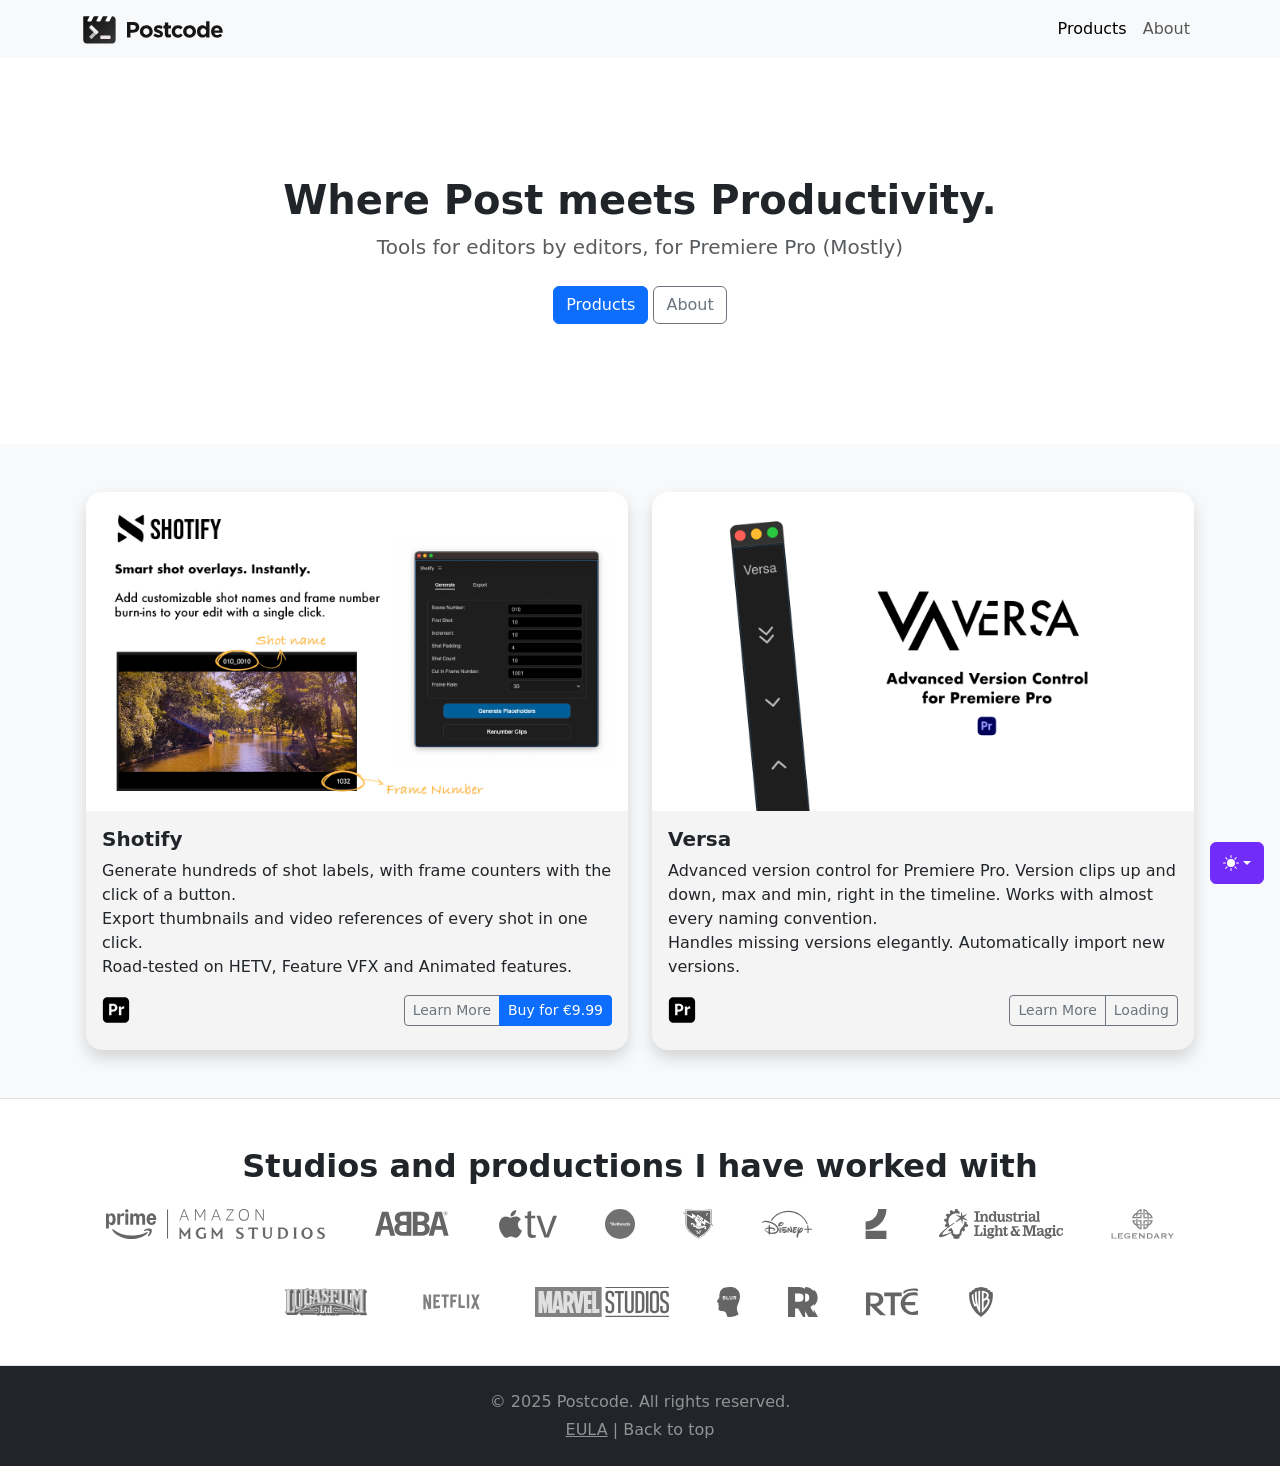
<file: index.html>
<!doctype html>
<html lang="en">

<head>
  <meta charset="utf-8">
  <meta name="viewport" content="width=device-width, initial-scale=1">
  <title>Postcode | Productivity Tools for Video Editors</title>
  <link rel="icon" type="image/png" href="assets/favicon/favicon-96x96.png" sizes="96x96" />
  <meta name="description"
    content="Postcode offers productivity tools and plugins for video editors and VFX professionals, designed by an editor for editors. Featuring Shotify for Adobe Premiere Pro.">
  <link rel="icon" type="image/svg+xml" href="assets/favicon/favicon.svg" />
  <link rel="shortcut icon" href="assets/favicon/favicon.ico" />
  <link rel="apple-touch-icon" sizes="180x180" href="assets/favicon/apple-touch-icon.png" />
  <meta name="apple-mobile-web-app-title" content="Postcode" />
  <link rel="manifest" href="assets/favicon/site.webmanifest" />
  <!-- Bootstrap CSS -->
  <link href="css/bootstrap.min.css" rel="stylesheet">
  <link href="css/style.css" rel="stylesheet">
  <style>

  </style>
</head>

<body class="row-alt-light">
  <!-- Dark ModeBtn -->
  <svg xmlns="http://www.w3.org/2000/svg" class="d-none">
    <symbol id="check2" viewBox="0 0 16 16">
      <path
        d="M13.854 3.646a.5.5 0 0 1 0 .708l-7 7a.5.5 0 0 1-.708 0l-3.5-3.5a.5.5 0 1 1 .708-.708L6.5 10.293l6.646-6.647a.5.5 0 0 1 .708 0z">
      </path>
    </symbol>
    <symbol id="circle-half" viewBox="0 0 16 16">
      <path d="M8 15A7 7 0 1 0 8 1v14zm0 1A8 8 0 1 1 8 0a8 8 0 0 1 0 16z"></path>
    </symbol>
    <symbol id="moon-stars-fill" viewBox="0 0 16 16">
      <path
        d="M6 .278a.768.768 0 0 1 .08.858 7.208 7.208 0 0 0-.878 3.46c0 4.021 3.278 7.277 7.318 7.277.527 0 1.04-.055 1.533-.16a.787.787 0 0 1 .81.316.733.733 0 0 1-.031.893A8.349 8.349 0 0 1 8.344 16C3.734 16 0 12.286 0 7.71 0 4.266 2.114 1.312 5.124.06A.752.752 0 0 1 6 .278z">
      </path>
      <path
        d="M10.794 3.148a.217.217 0 0 1 .412 0l.387 1.162c.173.518.579.924 1.097 1.097l1.162.387a.217.217 0 0 1 0 .412l-1.162.387a1.734 1.734 0 0 0-1.097 1.097l-.387 1.162a.217.217 0 0 1-.412 0l-.387-1.162A1.734 1.734 0 0 0 9.31 6.593l-1.162-.387a.217.217 0 0 1 0-.412l1.162-.387a1.734 1.734 0 0 0 1.097-1.097l.387-1.162zM13.863.099a.145.145 0 0 1 .274 0l.258.774c.115.346.386.617.732.732l.774.258a.145.145 0 0 1 0 .274l-.774.258a1.156 1.156 0 0 0-.732.732l-.258.774a.145.145 0 0 1-.274 0l-.258-.774a1.156 1.156 0 0 0-.732-.732l-.774-.258a.145.145 0 0 1 0-.274l.774-.258c.346-.115.617-.386.732-.732L13.863.1z">
      </path>
    </symbol>
    <symbol id="sun-fill" viewBox="0 0 16 16">
      <path
        d="M8 12a4 4 0 1 0 0-8 4 4 0 0 0 0 8zM8 0a.5.5 0 0 1 .5.5v2a.5.5 0 0 1-1 0v-2A.5.5 0 0 1 8 0zm0 13a.5.5 0 0 1 .5.5v2a.5.5 0 0 1-1 0v-2A.5.5 0 0 1 8 13zm8-5a.5.5 0 0 1-.5.5h-2a.5.5 0 0 1 0-1h2a.5.5 0 0 1 .5.5zM3 8a.5.5 0 0 1-.5.5h-2a.5.5 0 0 1 0-1h2A.5.5 0 0 1 3 8zm10.657-5.657a.5.5 0 0 1 0 .707l-1.414 1.415a.5.5 0 1 1-.707-.708l1.414-1.414a.5.5 0 0 1 .707 0zm-9.193 9.193a.5.5 0 0 1 0 .707L3.05 13.657a.5.5 0 0 1-.707-.707l1.414-1.414a.5.5 0 0 1 .707 0zm9.193 2.121a.5.5 0 0 1-.707 0l-1.414-1.414a.5.5 0 0 1 .707-.707l1.414 1.414a.5.5 0 0 1 0 .707zM4.464 4.465a.5.5 0 0 1-.707 0L2.343 3.05a.5.5 0 1 1 .707-.707l1.414 1.414a.5.5 0 0 1 0 .708z">
      </path>
    </symbol>
  </svg>
  <div class="dropdown position-fixed bottom-0 end-0 mb-3 me-3 bd-mode-toggle">
    <button class="btn btn-bd-primary py-2 dropdown-toggle d-flex align-items-center" id="bd-theme" type="button"
      aria-expanded="false" data-bs-toggle="dropdown" aria-label="Toggle theme (auto)">
      <svg class="bi my-1 theme-icon-active" aria-hidden="true">
        <use href="#circle-half"></use>
      </svg>
      <span class="visually-hidden" id="bd-theme-text">Toggle theme</span>
    </button>
    <ul class="dropdown-menu dropdown-menu-end shadow" aria-labelledby="bd-theme-text">
      <li>
        <button type="button" class="dropdown-item d-flex align-items-center" data-bs-theme-value="light"
          aria-pressed="false">
          <svg class="bi me-2 opacity-50" aria-hidden="true">
            <use href="#sun-fill"></use>
          </svg>
          Light
          <svg class="bi ms-auto d-none" aria-hidden="true">
            <use href="#check2"></use>
          </svg>
        </button>
      </li>
      <li>
        <button type="button" class="dropdown-item d-flex align-items-center" data-bs-theme-value="dark"
          aria-pressed="false">
          <svg class="bi me-2 opacity-50" aria-hidden="true">
            <use href="#moon-stars-fill"></use>
          </svg>
          Dark
          <svg class="bi ms-auto d-none" aria-hidden="true">
            <use href="#check2"></use>
          </svg>
        </button>
      </li>
      <li>
        <button type="button" class="dropdown-item d-flex align-items-center active" data-bs-theme-value="auto"
          aria-pressed="true">
          <svg class="bi me-2 opacity-50" aria-hidden="true">
            <use href="#circle-half"></use>
          </svg>
          Auto
          <svg class="bi ms-auto d-none" aria-hidden="true">
            <use href="#check2"></use>
          </svg>
        </button>
      </li>
    </ul>
  </div>

  <main>
    <!-- Header Navbar -->
    <nav class="navbar navbar-expand-md row-alt-dark fixed-top">
      <div class="container">
        <a class="navbar-brand me-5 pc-logos" href="index.html">
          <img src="assets/postcode_horiz_v01.svg" alt="Postcode Logo" height="30">
        </a>
        <button class="navbar-toggler" type="button" data-bs-toggle="collapse" data-bs-target="#navbarCollapse"
          aria-controls="navbarCollapse" aria-expanded="false" aria-label="Toggle navigation">
          <span class="navbar-toggler-icon"></span>
        </button>
        <div class="collapse navbar-collapse" id="navbarCollapse">
          <ul class="navbar-nav ms-auto mb-2 mb-md-0">
            <li class="nav-item">
              <a class="nav-link active" aria-current="page" href="#">Products</a>
            </li>
            <li class="nav-item">
              <a class="nav-link" href="about.html">About</a>
            </li>
            </li>
            <!-- <form class="d-flex" role="search">
              <input class="form-control me-2" type="search" placeholder="Search" aria-label="Search">
              <button class="btn btn-outline-light" type="submit">Search</button>
            </form> -->
        </div>
      </div>
    </nav>

    <!-- Hero Section -->
    <section class="py-5 text-center container row-alt-light text-body">
      <div class="row py-lg-5">
        <div class="col-lg-8 col-md-10 mx-auto">
          <h1 class="fw-bold">Where Post meets Productivity.</h1>
          <p class="lead text-muted">
            Tools for editors by editors, for Premiere Pro (Mostly)
          </p>
          <p>
            <a href="#features" class="btn btn-primary my-2">Products</a>
            <a href="about.html" class="btn btn-outline-secondary my-2">About</a>
          </p>
        </div>
      </div>
    </section>
    <div class="album py-5 row-alt-dark text-body">
      <div class="container px-3">
        <div class="row row-cols-1 row-cols-sm-2 row-cols-md-2 g-4">

          <div class="col">
            <div class="card shadow lifted rounded-4 border-0">
              <a href="ext_shotify.html">
                <img src="assets/products/shotify_splash_scr_001_v3.png" class="card-img-top" alt="Shotify Screenshot"
                  style="border-top-left-radius: 1rem; border-top-right-radius: 1rem;">
              </a>
              <div class="card-body rounded-4">
                <h5 class="card-title fw-bold">Shotify</h5>
                <p class="card-text">
                  Generate hundreds of shot labels, with frame counters with the click of a button. <br>
                  Export thumbnails and video references of every shot in one click.<br>
                  Road-tested on HETV, Feature VFX and Animated features.
                </p>
                <div class="d-flex justify-content-between align-items-center mb-2">
                  <div class="d-flex align-items-center pc-logos">
                    <img src="assets/icons/adobepremierepro.svg" alt="Premiere Pro" class="app-icon me-2" height="28">
                  </div>
                  <div class="text-end">
                    <div class="btn-group">
                      <a href="ext_shotify.html" class="btn btn-sm btn-outline-secondary">Learn More</a>
                      <a href="https://postcode.gumroad.com/l/shotify" class="btn btn-sm btn-primary">Buy for €9.99</a>
                    </div>
                  </div>

                </div>
              </div>
            </div>
          </div>

          <div class="col">
            <div class="card shadow lifted rounded-4 border-0">
              <a href="ext_versa.html">
                <img src="assets/products/versa_header_image_v01.png" class="card-img-top" alt="Versa Screenshot"
                  style="border-top-left-radius: 1rem; border-top-right-radius: 1rem;">
              </a>
              <div class="card-body rounded-4">
                <h5 class="card-title fw-bold">Versa</h5>
                <p class="card-text">
                  Advanced version control for Premiere Pro. Version clips up and down, max and min, right in the timeline. Works with almost every naming convention. <br>
                  Handles missing versions elegantly. Automatically import new versions. <br>
                </p>
                <div class="d-flex justify-content-between align-items-center mb-2">
                  <div class="d-flex align-items-center pc-logos">
                    <img src="assets/icons/adobepremierepro.svg" alt="Premiere Pro" class="app-icon me-2" height="28">
                  </div>
                  <div class="btn-group">
                    <a href="ext_versa.html" class="btn btn-sm btn-outline-secondary">Learn More</a>
                    <button type="button" class="btn btn-sm btn-outline-secondary">Loading</button>
                  </div>
                </div>
              </div>
            </div>
          </div>
        </div>
      </div>
    </div>

    <!-- Clients -->
    <section class="py-5 row-alt-light border-top border-body">
      <div class="container text-center">
        <h2 class="fw-bold mb-4 text-body">Studios and productions I have worked with</h2>
        <div class="d-flex flex-wrap justify-content-center align-items-center gap-5 client-logos">
          <img src="assets/clients/amazon-logo.svg" alt="Amazon" height="30">
          <img src="assets/clients/ABBA-Logo.svg" alt="ABBA" height="30">
          <img src="assets/clients/appletv.svg" alt="Apple TV" height="30">
          <img src="assets/clients/bethesda-svgrepo-com.svg" alt="Bethesda" height="30">
          <img src="assets/clients/bungie.svg" alt="Bungie" height="30">
          <img src="assets/clients/disneyplus-svgrepo-com.svg" alt="Disney Plus" height="30">
          <img src="assets/clients/embark.svg" alt="Embark" height="30">
          <img src="assets/clients/ilm.svg" alt="ILM" height="30">
          <img src="assets/clients/legendary-pictures-logo.svg" alt="Legendary Pictures" height="30">
          <img src="assets/clients/lucasfilm.svg" alt="Lucasfilm" height="30">
          <img src="assets/clients/Netflix_Logo_RGB.svg" alt="Netflix" height="30">
          <img src="assets/clients/Marvel_Studios_2016_logo.svg" alt="Marvel Studios" height="30">
          <img src="assets/clients/Blur_Studio_logo.svg" alt="Blur Studios" height="30">
          <img src="assets/clients/remedyentertainment.svg" alt="Remedy Entertainment" height="30">
          <img src="assets/clients/rte.svg" alt="RTE" height="30">
          <img src="assets/clients/warnerbros.svg" alt="Warner Bros" height="30">
        </div>
      </div>
    </section>


    <!-- Footer -->
    <footer class="py-4 bg-dark text-white-50 border-top">
      <div class="container text-center">
        <p class="mb-1">&copy; 2025 Postcode. All rights reserved.</p>
        <p class="mb-0"><a href="eula.html" class="text-white-50">EULA</a> | <a href="#"
            class="text-white-50 text-decoration-none">Back to top</a></p>
      </div>
    </footer>
  </main>

  <!-- Bootstrap JS -->
  <script src="js/bootstrap.bundle.min.js"></script>
  <script src="js/color-modes.js"></script>
</body>

</html>
</file>
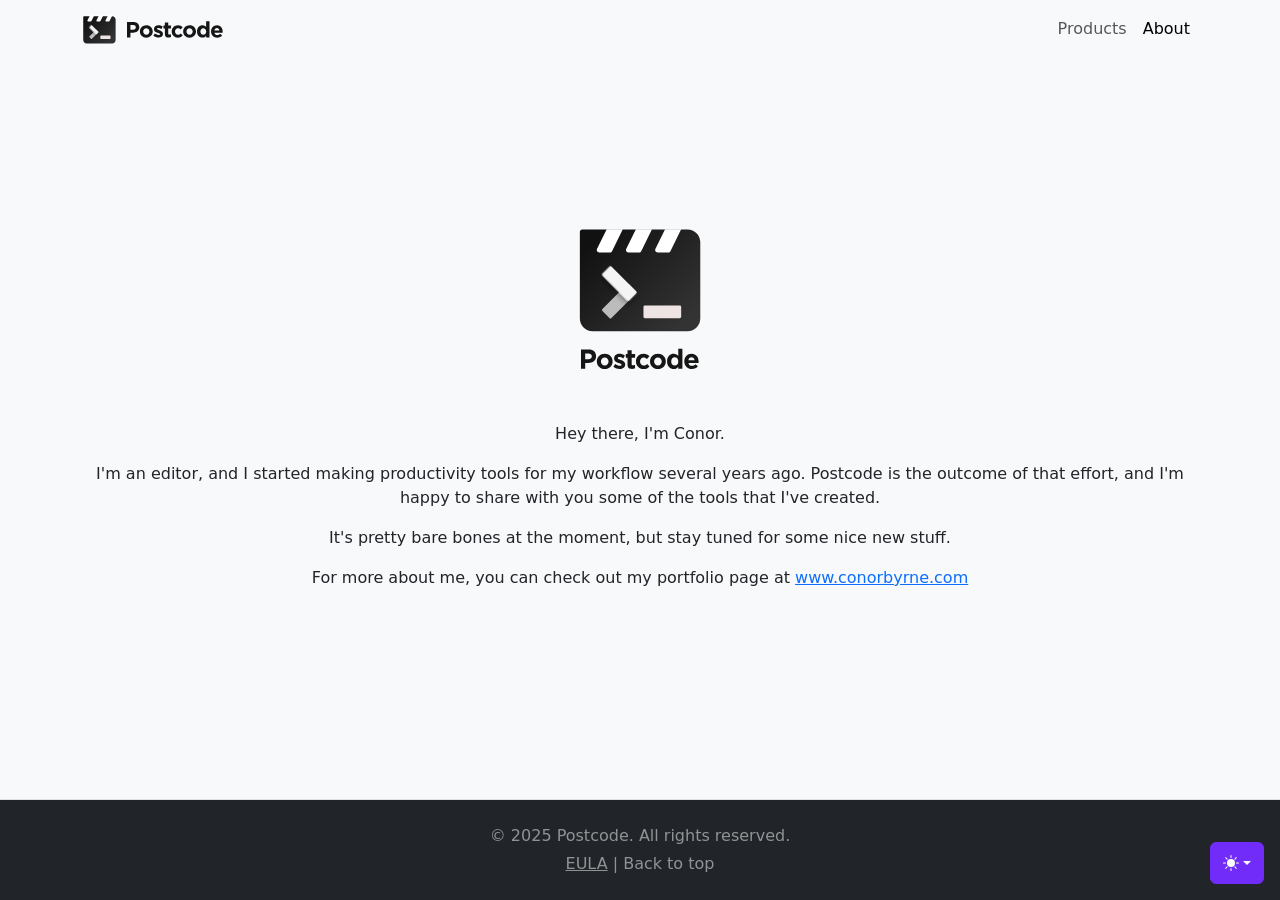
<file: about.html>
<!doctype html>
<html lang="en">

<head>
  <meta charset="utf-8">
  <meta name="viewport" content="width=device-width, initial-scale=1">
  <title>About Postcode | Conor Byrne</title>
  <link rel="icon" type="image/png" href="assets/favicon/favicon-96x96.png" sizes="96x96" />
  <meta name="description" content="Learn about Postcode and its creator, Conor Byrne, an editor building productivity tools for fellow video editing and post-production professionals.">
  <link rel="icon" type="image/svg+xml" href="assets/favicon/favicon.svg" />
  <link rel="shortcut icon" href="assets/favicon/favicon.ico" />
  <link rel="apple-touch-icon" sizes="180x180" href="assets/favicon/apple-touch-icon.png" />
  <meta name="apple-mobile-web-app-title" content="Postcode" />
  <link rel="manifest" href="assets/favicon/site.webmanifest" />
  <!-- Bootstrap CSS -->
  <link href="css/bootstrap.min.css" rel="stylesheet">
  <link href="css/style.css" rel="stylesheet">
</head>

<body class="row-alt-dark">
  <!-- Dark ModeBtn -->
  <svg xmlns="http://www.w3.org/2000/svg" class="d-none">
    <symbol id="check2" viewBox="0 0 16 16">
      <path
        d="M13.854 3.646a.5.5 0 0 1 0 .708l-7 7a.5.5 0 0 1-.708 0l-3.5-3.5a.5.5 0 1 1 .708-.708L6.5 10.293l6.646-6.647a.5.5 0 0 1 .708 0z">
      </path>
    </symbol>
    <symbol id="circle-half" viewBox="0 0 16 16">
      <path d="M8 15A7 7 0 1 0 8 1v14zm0 1A8 8 0 1 1 8 0a8 8 0 0 1 0 16z"></path>
    </symbol>
    <symbol id="moon-stars-fill" viewBox="0 0 16 16">
      <path
        d="M6 .278a.768.768 0 0 1 .08.858 7.208 7.208 0 0 0-.878 3.46c0 4.021 3.278 7.277 7.318 7.277.527 0 1.04-.055 1.533-.16a.787.787 0 0 1 .81.316.733.733 0 0 1-.031.893A8.349 8.349 0 0 1 8.344 16C3.734 16 0 12.286 0 7.71 0 4.266 2.114 1.312 5.124.06A.752.752 0 0 1 6 .278z">
      </path>
      <path
        d="M10.794 3.148a.217.217 0 0 1 .412 0l.387 1.162c.173.518.579.924 1.097 1.097l1.162.387a.217.217 0 0 1 0 .412l-1.162.387a1.734 1.734 0 0 0-1.097 1.097l-.387 1.162a.217.217 0 0 1-.412 0l-.387-1.162A1.734 1.734 0 0 0 9.31 6.593l-1.162-.387a.217.217 0 0 1 0-.412l1.162-.387a1.734 1.734 0 0 0 1.097-1.097l.387-1.162zM13.863.099a.145.145 0 0 1 .274 0l.258.774c.115.346.386.617.732.732l.774.258a.145.145 0 0 1 0 .274l-.774.258a1.156 1.156 0 0 0-.732.732l-.258.774a.145.145 0 0 1-.274 0l-.258-.774a1.156 1.156 0 0 0-.732-.732l-.774-.258a.145.145 0 0 1 0-.274l.774-.258c.346-.115.617-.386.732-.732L13.863.1z">
      </path>
    </symbol>
    <symbol id="sun-fill" viewBox="0 0 16 16">
      <path
        d="M8 12a4 4 0 1 0 0-8 4 4 0 0 0 0 8zM8 0a.5.5 0 0 1 .5.5v2a.5.5 0 0 1-1 0v-2A.5.5 0 0 1 8 0zm0 13a.5.5 0 0 1 .5.5v2a.5.5 0 0 1-1 0v-2A.5.5 0 0 1 8 13zm8-5a.5.5 0 0 1-.5.5h-2a.5.5 0 0 1 0-1h2a.5.5 0 0 1 .5.5zM3 8a.5.5 0 0 1-.5.5h-2a.5.5 0 0 1 0-1h2A.5.5 0 0 1 3 8zm10.657-5.657a.5.5 0 0 1 0 .707l-1.414 1.415a.5.5 0 1 1-.707-.708l1.414-1.414a.5.5 0 0 1 .707 0zm-9.193 9.193a.5.5 0 0 1 0 .707L3.05 13.657a.5.5 0 0 1-.707-.707l1.414-1.414a.5.5 0 0 1 .707 0zm9.193 2.121a.5.5 0 0 1-.707 0l-1.414-1.414a.5.5 0 0 1 .707-.707l1.414 1.414a.5.5 0 0 1 0 .707zM4.464 4.465a.5.5 0 0 1-.707 0L2.343 3.05a.5.5 0 1 1 .707-.707l1.414 1.414a.5.5 0 0 1 0 .708z">
      </path>
    </symbol>
  </svg>
  <div class="dropdown position-fixed bottom-0 end-0 mb-3 me-3 bd-mode-toggle">
    <button class="btn btn-bd-primary py-2 dropdown-toggle d-flex align-items-center" id="bd-theme" type="button"
      aria-expanded="false" data-bs-toggle="dropdown" aria-label="Toggle theme (auto)">
      <svg class="bi my-1 theme-icon-active" aria-hidden="true">
        <use href="#circle-half"></use>
      </svg>
      <span class="visually-hidden" id="bd-theme-text">Toggle theme</span>
    </button>
    <ul class="dropdown-menu dropdown-menu-end shadow" aria-labelledby="bd-theme-text">
      <li>
        <button type="button" class="dropdown-item d-flex align-items-center" data-bs-theme-value="light"
          aria-pressed="false">
          <svg class="bi me-2 opacity-50" aria-hidden="true">
            <use href="#sun-fill"></use>
          </svg>
          Light
          <svg class="bi ms-auto d-none" aria-hidden="true">
            <use href="#check2"></use>
          </svg>
        </button>
      </li>
      <li>
        <button type="button" class="dropdown-item d-flex align-items-center" data-bs-theme-value="dark"
          aria-pressed="false">
          <svg class="bi me-2 opacity-50" aria-hidden="true">
            <use href="#moon-stars-fill"></use>
          </svg>
          Dark
          <svg class="bi ms-auto d-none" aria-hidden="true">
            <use href="#check2"></use>
          </svg>
        </button>
      </li>
      <li>
        <button type="button" class="dropdown-item d-flex align-items-center active" data-bs-theme-value="auto"
          aria-pressed="true">
          <svg class="bi me-2 opacity-50" aria-hidden="true">
            <use href="#circle-half"></use>
          </svg>
          Auto
          <svg class="bi ms-auto d-none" aria-hidden="true">
            <use href="#check2"></use>
          </svg>
        </button>
      </li>
    </ul>
  </div>
  <main>
    <!-- Header Navbar -->
    <nav class="navbar navbar-expand-md row-alt-dark fixed-top">
      <div class="container">
        <a class="navbar-brand me-5 pc-logos" href="index.html">
          <img src="assets/postcode_horiz_v01.svg" alt="Postcode Logo" height="30">
        </a>
        <button class="navbar-toggler" type="button" data-bs-toggle="collapse" data-bs-target="#navbarCollapse"
          aria-controls="navbarCollapse" aria-expanded="false" aria-label="Toggle navigation">
          <span class="navbar-toggler-icon"></span>
        </button>
        <div class="collapse navbar-collapse" id="navbarCollapse">
          <ul class="navbar-nav ms-auto mb-2 mb-md-0">
            <a class="nav-link" aria-current="page" href="index.html">Products</a>
            <li class="nav-item"><a class="nav-link active"">About</a></li>
          </ul>
        </div>
      </div>
    </nav>

    <!-- About Content -->
    <section class="content pt-5 row-alt-dark text-body">
      <div class="container py-5 mt-5">
        <div class="text-center mb-5 pc-logos">
          <img src="assets/postcode_vert.svg" alt="Postcode Logo" height="150">
        </div>

        <div class="text-center mt-3 ">
          <p>Hey there, I'm Conor.</p>
          <p>I'm an editor, and I started making productivity tools for my workflow several
            years ago.
            Postcode is the outcome of that effort, and I'm happy to share with you some of the tools that
            I've created.
          </p>
          <p>It's pretty bare bones at the moment, but stay tuned for some nice new stuff.</p>
          <p>For more about me, you can check out my portfolio page at <a href="http://www.conorbyrne.com"">www.conorbyrne.com</a></p>
        </div>
      </div>
    </section>

    <!-- Footer (sticks to bottom) -->
    <footer class=" footer fixed-bottom py-4 bg-dark text-white-50 border-top">
      <div class="container text-center">
        <p class="mb-1">&copy; 2025 Postcode. All rights reserved.</p>
        <p class="mb-0"><a href="eula.html" class="text-white-50">EULA</a> | <a href="#"
            class="text-white-50 text-decoration-none">Back to top</a></p>
      </div>
    </footer>
  </main>

  <script src="js/bootstrap.bundle.min.js"></script>
  <script src="js/color-modes.js"></script>

</body>

</html>
</file>
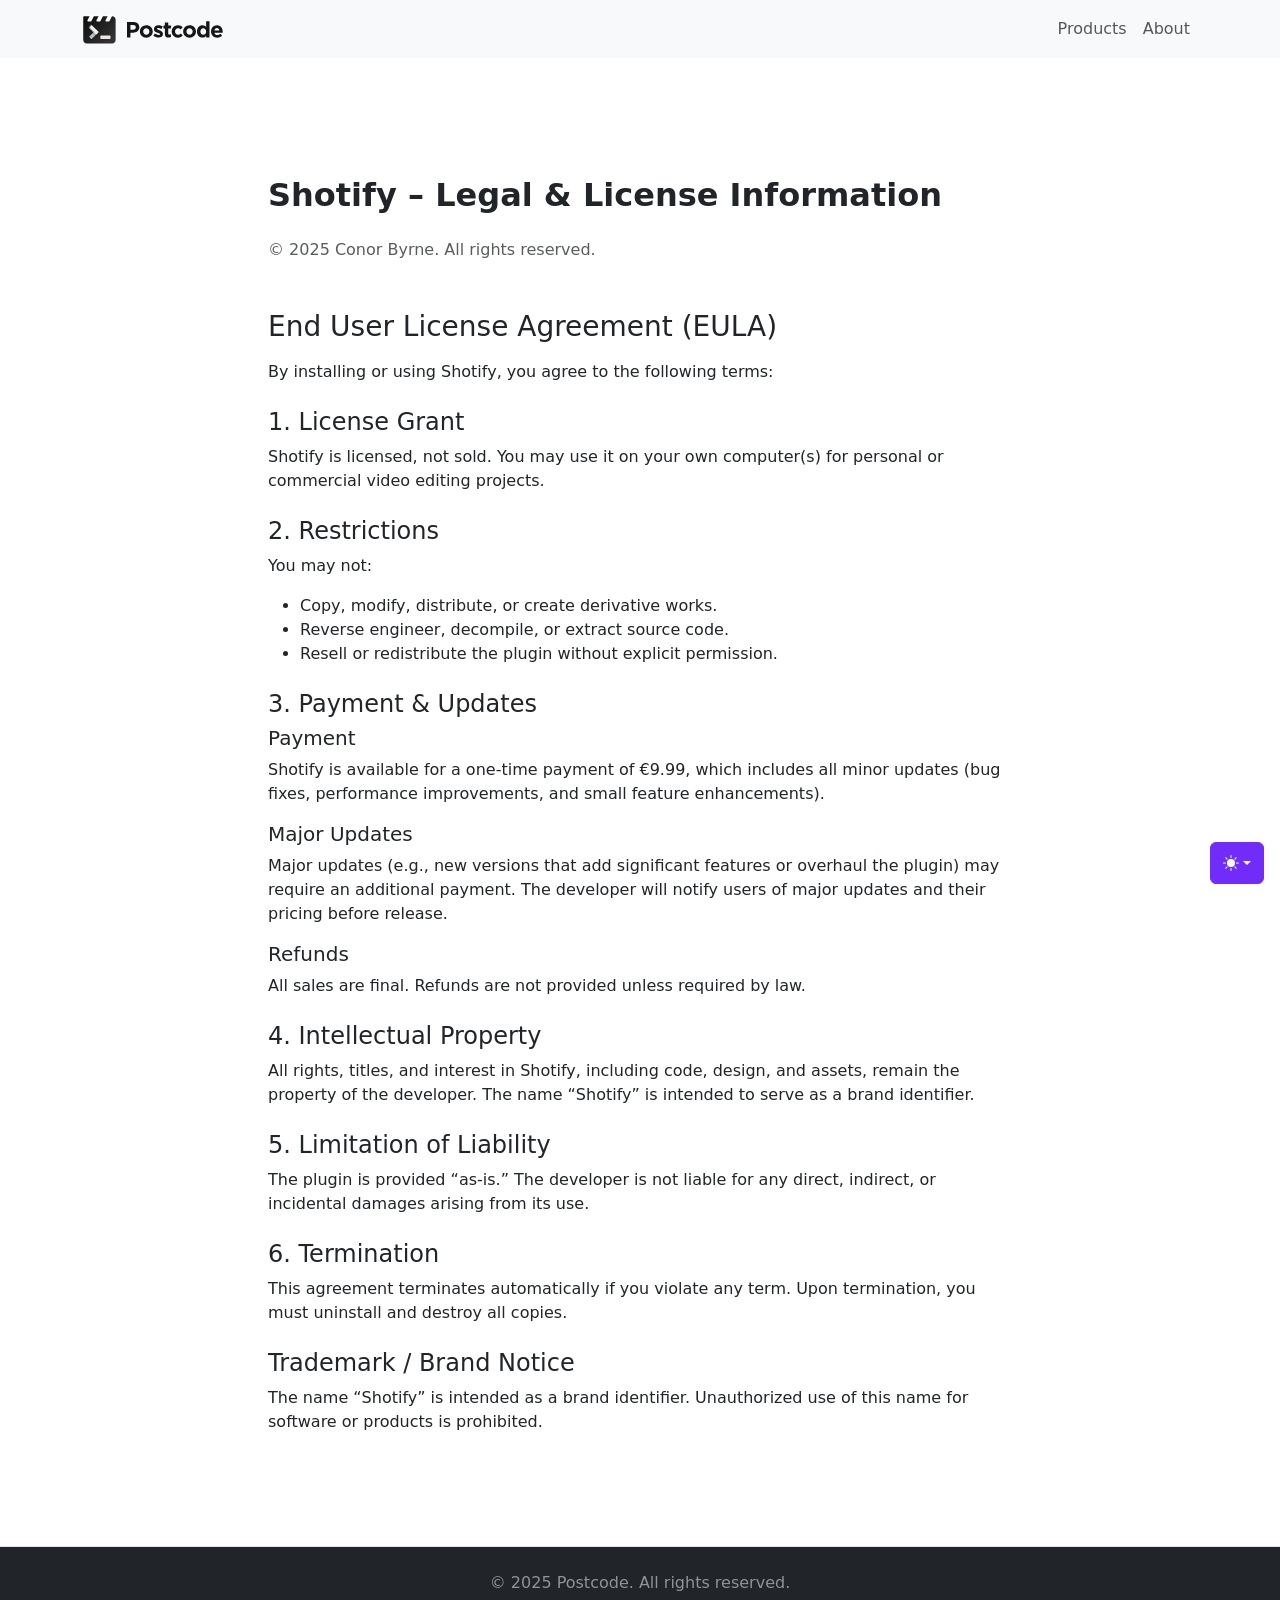
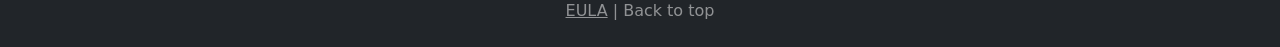
<file: eula.html>
<!doctype html>
<html lang="en">

<head>
  <meta charset="utf-8">
  <meta name="viewport" content="width=device-width, initial-scale=1">
  <title>EULA - Shotify | Postcode</title>
  <meta name="description"
    content="End User License Agreement (EULA) for the Shotify plugin by Postcode. Legal and license information for using Shotify.">
  <link rel="icon" type="image/png" href="assets/favicon/favicon-96x96.png" sizes="96x96" />
  <link rel="icon" type="image/svg+xml" href="assets/favicon/favicon.svg" />
  <link rel="shortcut icon" href="assets/favicon/favicon.ico" />
  <link rel="apple-touch-icon" sizes="180x180" href="assets/favicon/apple-touch-icon.png" />
  <meta name="apple-mobile-web-app-title" content="Postcode" />
  <link rel="manifest" href="assets/favicon/site.webmanifest" />
  <!-- Bootstrap CSS -->
  <link href="css/bootstrap.min.css" rel="stylesheet">
  <link href="css/style.css" rel="stylesheet">
</head>

<body class="row-alt-light">
  <!-- Dark ModeBtn -->
  <svg xmlns="http://www.w3.org/2000/svg" class="d-none">
    <symbol id="check2" viewBox="0 0 16 16">
      <path
        d="M13.854 3.646a.5.5 0 0 1 0 .708l-7 7a.5.5 0 0 1-.708 0l-3.5-3.5a.5.5 0 1 1 .708-.708L6.5 10.293l6.646-6.647a.5.5 0 0 1 .708 0z">
      </path>
    </symbol>
    <symbol id="circle-half" viewBox="0 0 16 16">
      <path d="M8 15A7 7 0 1 0 8 1v14zm0 1A8 8 0 1 1 8 0a8 8 0 0 1 0 16z"></path>
    </symbol>
    <symbol id="moon-stars-fill" viewBox="0 0 16 16">
      <path
        d="M6 .278a.768.768 0 0 1 .08.858 7.208 7.208 0 0 0-.878 3.46c0 4.021 3.278 7.277 7.318 7.277.527 0 1.04-.055 1.533-.16a.787.787 0 0 1 .81.316.733.733 0 0 1-.031.893A8.349 8.349 0 0 1 8.344 16C3.734 16 0 12.286 0 7.71 0 4.266 2.114 1.312 5.124.06A.752.752 0 0 1 6 .278z">
      </path>
      <path
        d="M10.794 3.148a.217.217 0 0 1 .412 0l.387 1.162c.173.518.579.924 1.097 1.097l1.162.387a.217.217 0 0 1 0 .412l-1.162.387a1.734 1.734 0 0 0-1.097 1.097l-.387 1.162a.217.217 0 0 1-.412 0l-.387-1.162A1.734 1.734 0 0 0 9.31 6.593l-1.162-.387a.217.217 0 0 1 0-.412l1.162-.387a1.734 1.734 0 0 0 1.097-1.097l.387-1.162zM13.863.099a.145.145 0 0 1 .274 0l.258.774c.115.346.386.617.732.732l.774.258a.145.145 0 0 1 0 .274l-.774.258a1.156 1.156 0 0 0-.732.732l-.258.774a.145.145 0 0 1-.274 0l-.258-.774a1.156 1.156 0 0 0-.732-.732l-.774-.258a.145.145 0 0 1 0-.274l.774.258c.346-.115.617-.386.732-.732L13.863.1z">
      </path>
    </symbol>
    <symbol id="sun-fill" viewBox="0 0 16 16">
      <path
        d="M8 12a4 4 0 1 0 0-8 4 4 0 0 0 0 8zM8 0a.5.5 0 0 1 .5.5v2a.5.5 0 0 1-1 0v-2A.5.5 0 0 1 8 0zm0 13a.5.5 0 0 1 .5.5v2a.5.5 0 0 1-1 0v-2A.5.5 0 0 1 8 13zm8-5a.5.5 0 0 1-.5.5h-2a.5.5 0 0 1 0-1h2a.5.5 0 0 1 .5.5zM3 8a.5.5 0 0 1-.5.5h-2a.5.5 0 0 1 0-1h2A.5.5 0 0 1 3 8zm10.657-5.657a.5.5 0 0 1 0 .707l-1.414 1.415a.5.5 0 1 1-.707-.708l1.414-1.414a.5.5 0 0 1 .707 0zm-9.193 9.193a.5.5 0 0 1 0 .707L3.05 13.657a.5.5 0 0 1-.707-.707l1.414-1.414a.5.5 0 0 1 .707 0zm9.193 2.121a.5.5 0 0 1-.707 0l-1.414-1.414a.5.5 0 0 1 .707-.707l1.414 1.414a.5.5 0 0 1 0 .707zM4.464 4.465a.5.5 0 0 1-.707 0L2.343 3.05a.5.5 0 1 1 .707-.707l1.414 1.414a.5.5 0 0 1 0 .708z">
      </path>
    </symbol>
  </svg>
  <div class="dropdown position-fixed bottom-0 end-0 mb-3 me-3 bd-mode-toggle">
    <button class="btn btn-bd-primary py-2 dropdown-toggle d-flex align-items-center" id="bd-theme" type="button"
      aria-expanded="false" data-bs-toggle="dropdown" aria-label="Toggle theme (auto)">
      <svg class="bi my-1 theme-icon-active" aria-hidden="true">
        <use href="#circle-half"></use>
      </svg>
      <span class="visually-hidden" id="bd-theme-text">Toggle theme</span>
    </button>
    <ul class="dropdown-menu dropdown-menu-end shadow" aria-labelledby="bd-theme-text">
      <li><button type="button" class="dropdown-item d-flex align-items-center" data-bs-theme-value="light"
          aria-pressed="false"><svg class="bi me-2 opacity-50" aria-hidden="true">
            <use href="#sun-fill"></use>
          </svg>Light<svg class="bi ms-auto d-none" aria-hidden="true">
            <use href="#check2"></use>
          </svg></button></li>
      <li><button type="button" class="dropdown-item d-flex align-items-center" data-bs-theme-value="dark"
          aria-pressed="false"><svg class="bi me-2 opacity-50" aria-hidden="true">
            <use href="#moon-stars-fill"></use>
          </svg>Dark<svg class="bi ms-auto d-none" aria-hidden="true">
            <use href="#check2"></use>
          </svg></button></li>
      <li><button type="button" class="dropdown-item d-flex align-items-center active" data-bs-theme-value="auto"
          aria-pressed="true"><svg class="bi me-2 opacity-50" aria-hidden="true">
            <use href="#circle-half"></use>
          </svg>Auto<svg class="bi ms-auto d-none" aria-hidden="true">
            <use href="#check2"></use>
          </svg></button></li>
    </ul>
  </div>

  <main>
    <!-- Header Navbar -->
    <nav class="navbar navbar-expand-md row-alt-dark fixed-top">
      <div class="container">
        <a class="navbar-brand me-5 pc-logos" href="index.html">
          <img src="assets/postcode_horiz_v01.svg" alt="Postcode Logo" height="30">
        </a>
        <button class="navbar-toggler" type="button" data-bs-toggle="collapse" data-bs-target="#navbarCollapse"
          aria-controls="navbarCollapse" aria-expanded="false" aria-label="Toggle navigation">
          <span class="navbar-toggler-icon"></span>
        </button>
        <div class="collapse navbar-collapse" id="navbarCollapse">
          <ul class="navbar-nav ms-auto mb-2 mb-md-0">
            <li class="nav-item"><a class="nav-link" href="index.html">Products</a></li>
            <li class="nav-item"><a class="nav-link" href="about.html">About</a></li>
          </ul>
        </div>
      </div>
    </nav>

    <!-- EULA Content -->
    <section class="py-5 row-alt-light text-body">
      <div class="container py-5">
        <div class="col-lg-8 mx-auto">
          <h2 class="fw-bold mb-4">Shotify – Legal & License Information</h2>
          <p class="text-muted">© 2025 Conor Byrne. All rights reserved.</p>

          <h3 class="mt-5 mb-3">End User License Agreement (EULA)</h3>
          <p>By installing or using Shotify, you agree to the following terms:</p>

          <h4 class="mt-4">1. License Grant</h4>
          <p>Shotify is licensed, not sold. You may use it on your own computer(s) for personal or commercial video
            editing projects.</p>

          <h4 class="mt-4">2. Restrictions</h4>
          <p>You may not:</p>
          <ul>
            <li>Copy, modify, distribute, or create derivative works.</li>
            <li>Reverse engineer, decompile, or extract source code.</li>
            <li>Resell or redistribute the plugin without explicit permission.</li>
          </ul>

          <h4 class="mt-4">3. Payment & Updates</h4>
          <h5>Payment</h5>
          <p>Shotify is available for a one-time payment of €9.99, which includes all minor updates (bug fixes,
            performance improvements, and small feature enhancements).</p>
          <h5>Major Updates</h5>
          <p>Major updates (e.g., new versions that add significant features or overhaul the plugin) may require an
            additional payment. The developer will notify users of major updates and their pricing before release.</p>
          <h5>Refunds</h5>
          <p>All sales are final. Refunds are not provided unless required by law.</p>

          <h4 class="mt-4">4. Intellectual Property</h4>
          <p>All rights, titles, and interest in Shotify, including code, design, and assets, remain the property of the
            developer. The name “Shotify” is intended to serve as a brand identifier.</p>

          <h4 class="mt-4">5. Limitation of Liability</h4>
          <p>The plugin is provided “as-is.” The developer is not liable for any direct, indirect, or incidental damages
            arising from its use.</p>

          <h4 class="mt-4">6. Termination</h4>
          <p>This agreement terminates automatically if you violate any term. Upon termination, you must uninstall and
            destroy all copies.</p>

          <h4 class="mt-4">Trademark / Brand Notice</h4>
          <p>The name “Shotify” is intended as a brand identifier. Unauthorized use of this name for software or
            products is prohibited.</p>
        </div>
      </div>
    </section>

    <!-- Footer -->
    <footer class="py-4 bg-dark text-white-50 border-top">
      <div class="container text-center">
        <p class="mb-1">&copy; 2025 Postcode. All rights reserved.</p>
        <p class="mb-0"><a href="eula.html" class="text-white-50">EULA</a> | <a href="#"
            class="text-white-50 text-decoration-none">Back to top</a></p>
      </div>
    </footer>
  </main>

  <script src="js/bootstrap.bundle.min.js"></script>
  <script src="js/color-modes.js"></script>

</body>

</html>
</file>
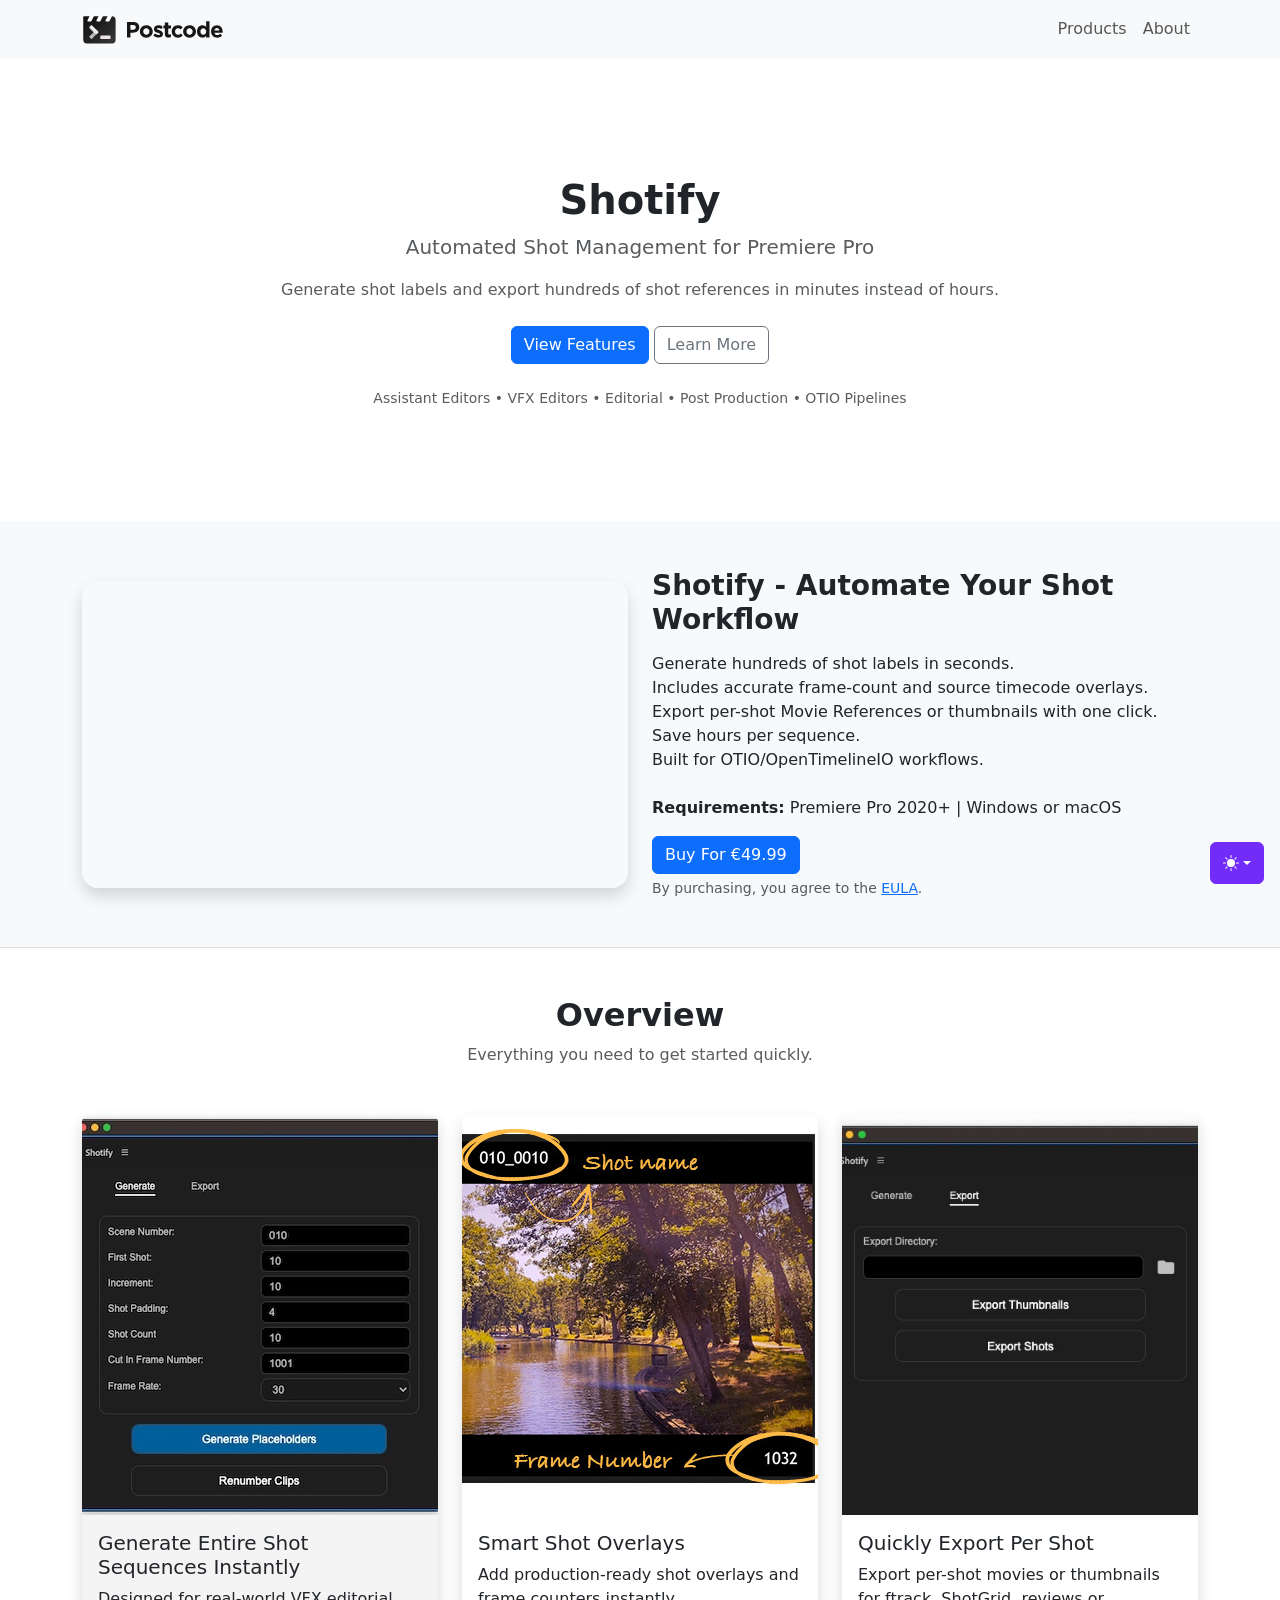
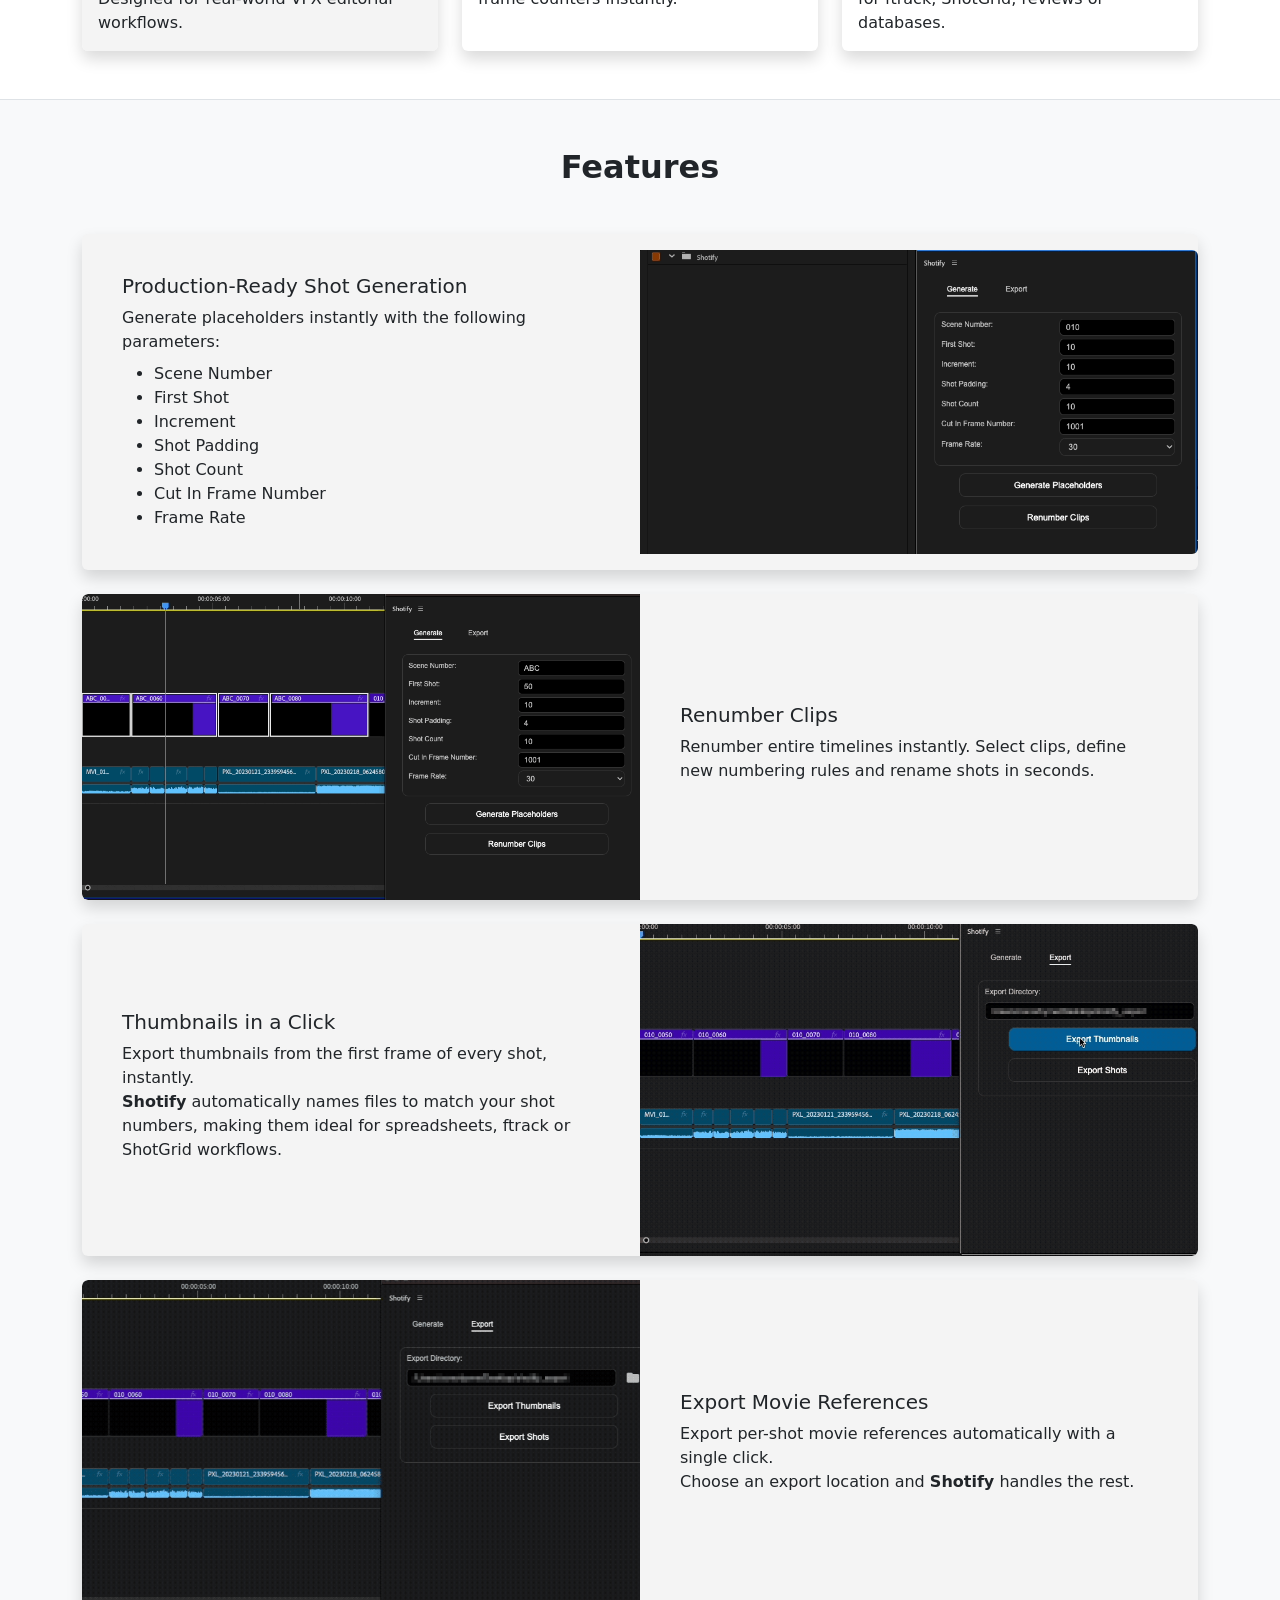
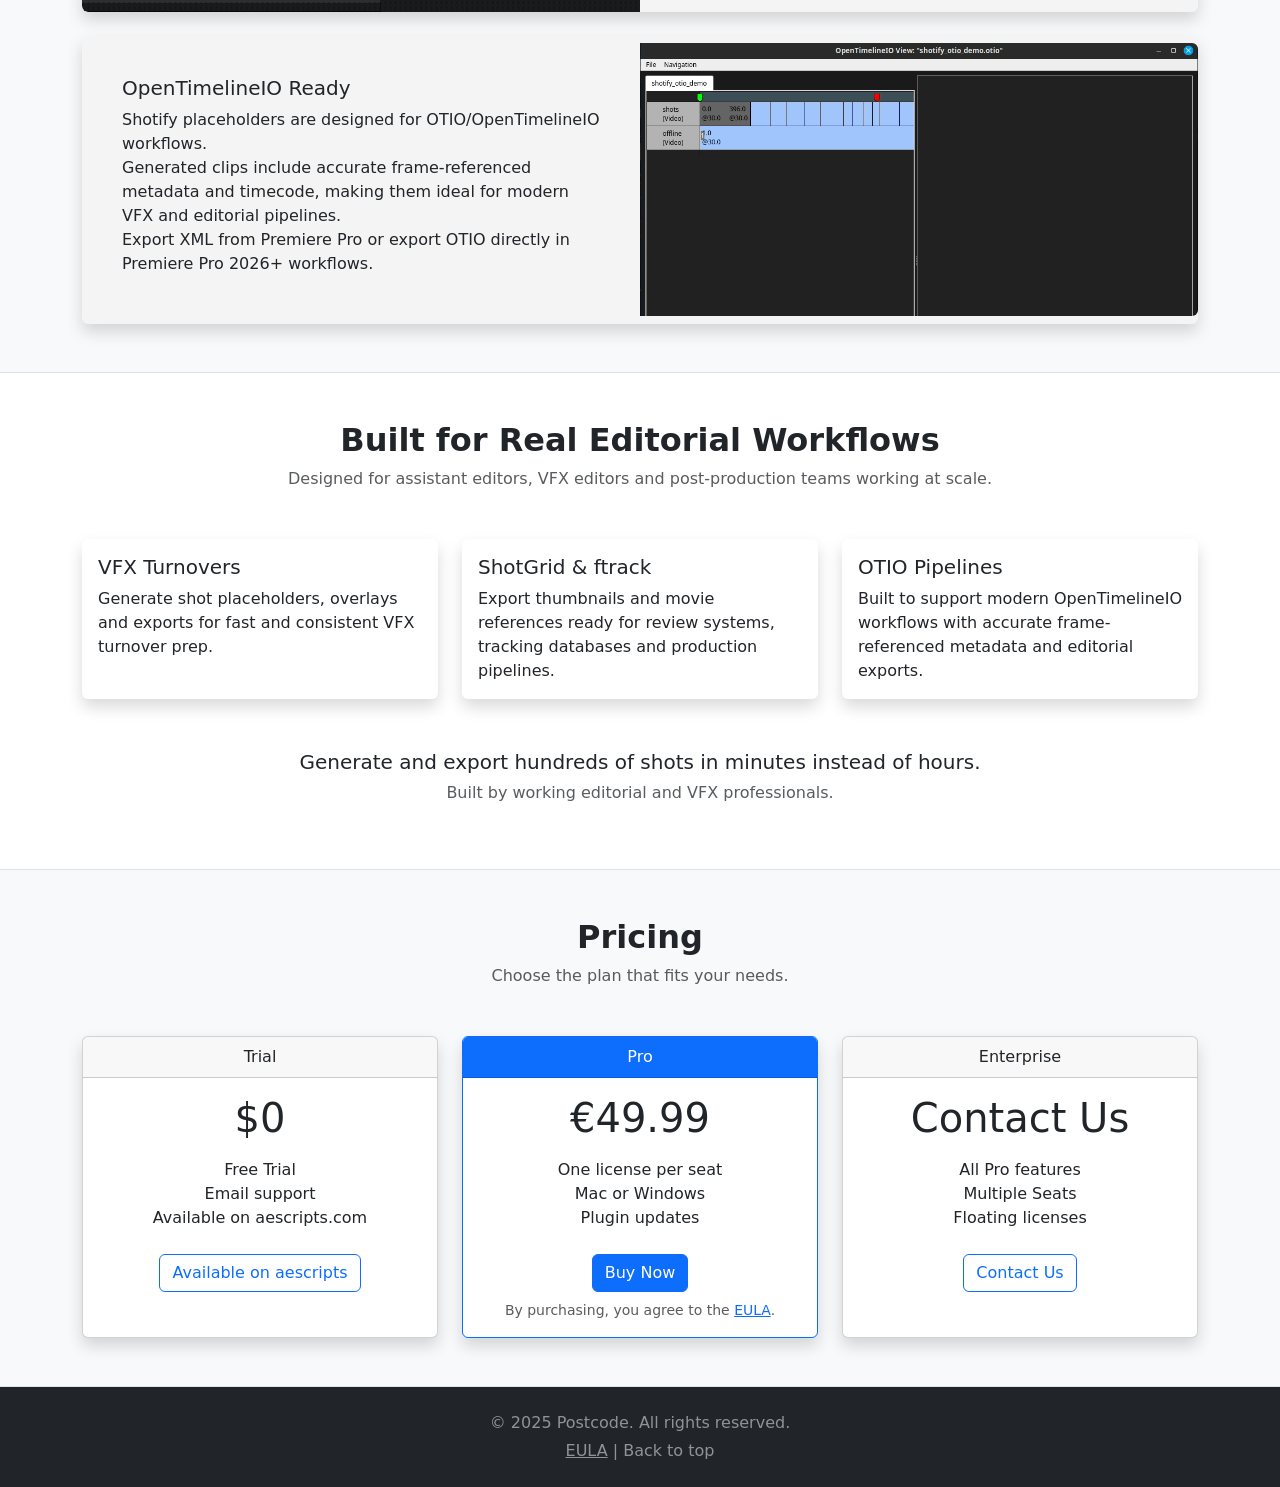
<file: ext_shotify.html>
<!doctype html>
<html lang="en">

<head>
  <meta charset="utf-8">
  <meta name="viewport" content="width=device-width, initial-scale=1">
  <title>Postcode</title>
  <link rel="icon" type="image/png" href="assets/favicon/favicon-96x96.png" sizes="96x96" />
  <link rel="icon" type="image/svg+xml" href="assets/favicon/favicon.svg" />
  <link rel="shortcut icon" href="assets/favicon/favicon.ico" />
  <link rel="apple-touch-icon" sizes="180x180" href="assets/favicon/apple-touch-icon.png" />
  <meta name="apple-mobile-web-app-title" content="Postcode" />
  <link rel="manifest" href="assets/favicon/site.webmanifest" />
  <!-- Bootstrap CSS -->
  <link href="css/bootstrap.min.css" rel="stylesheet">
  <link href="css/style.css" rel="stylesheet">

</head>

<body class="row-alt-light">
  <!-- Dark ModeBtn -->
  <svg xmlns="http://www.w3.org/2000/svg" class="d-none">
    <symbol id="check2" viewBox="0 0 16 16">
      <path
        d="M13.854 3.646a.5.5 0 0 1 0 .708l-7 7a.5.5 0 0 1-.708 0l-3.5-3.5a.5.5 0 1 1 .708-.708L6.5 10.293l6.646-6.647a.5.5 0 0 1 .708 0z">
      </path>
    </symbol>
    <symbol id="circle-half" viewBox="0 0 16 16">
      <path d="M8 15A7 7 0 1 0 8 1v14zm0 1A8 8 0 1 1 8 0a8 8 0 0 1 0 16z"></path>
    </symbol>
    <symbol id="moon-stars-fill" viewBox="0 0 16 16">
      <path
        d="M6 .278a.768.768 0 0 1 .08.858 7.208 7.208 0 0 0-.878 3.46c0 4.021 3.278 7.277 7.318 7.277.527 0 1.04-.055 1.533-.16a.787.787 0 0 1 .81.316.733.733 0 0 1-.031.893A8.349 8.349 0 0 1 8.344 16C3.734 16 0 12.286 0 7.71 0 4.266 2.114 1.312 5.124.06A.752.752 0 0 1 6 .278z">
      </path>
      <path
        d="M10.794 3.148a.217.217 0 0 1 .412 0l.387 1.162c.173.518.579.924 1.097 1.097l1.162.387a.217.217 0 0 1 0 .412l-1.162.387a1.734 1.734 0 0 0-1.097 1.097l-.387 1.162a.217.217 0 0 1-.412 0l-.387-1.162A1.734 1.734 0 0 0 9.31 6.593l-1.162-.387a.217.217 0 0 1 0-.412l1.162-.387a1.734 1.734 0 0 0 1.097-1.097l.387-1.162zM13.863.099a.145.145 0 0 1 .274 0l.258.774c.115.346.386.617.732.732l.774.258a.145.145 0 0 1 0 .274l-.774.258a1.156 1.156 0 0 0-.732.732l-.258.774a.145.145 0 0 1-.274 0l-.258-.774a1.156 1.156 0 0 0-.732-.732l-.774-.258a.145.145 0 0 1 0-.274l.774-.258c.346-.115.617-.386.732-.732L13.863.1z">
      </path>
    </symbol>
    <symbol id="sun-fill" viewBox="0 0 16 16">
      <path
        d="M8 12a4 4 0 1 0 0-8 4 4 0 0 0 0 8zM8 0a.5.5 0 0 1 .5.5v2a.5.5 0 0 1-1 0v-2A.5.5 0 0 1 8 0zm0 13a.5.5 0 0 1 .5.5v2a.5.5 0 0 1-1 0v-2A.5.5 0 0 1 8 13zm8-5a.5.5 0 0 1-.5.5h-2a.5.5 0 0 1 0-1h2a.5.5 0 0 1 .5.5zM3 8a.5.5 0 0 1-.5.5h-2a.5.5 0 0 1 0-1h2A.5.5 0 0 1 3 8zm10.657-5.657a.5.5 0 0 1 0 .707l-1.414 1.415a.5.5 0 1 1-.707-.708l1.414-1.414a.5.5 0 0 1 .707 0zm-9.193 9.193a.5.5 0 0 1 0 .707L3.05 13.657a.5.5 0 0 1-.707-.707l1.414-1.414a.5.5 0 0 1 .707 0zm9.193 2.121a.5.5 0 0 1-.707 0l-1.414-1.414a.5.5 0 0 1 .707-.707l1.414 1.414a.5.5 0 0 1 0 .707zM4.464 4.465a.5.5 0 0 1-.707 0L2.343 3.05a.5.5 0 1 1 .707-.707l1.414 1.414a.5.5 0 0 1 0 .708z">
      </path>
    </symbol>
  </svg>
  <div class="dropdown position-fixed bottom-0 end-0 mb-3 me-3 bd-mode-toggle">
    <button class="btn btn-bd-primary py-2 dropdown-toggle d-flex align-items-center" id="bd-theme" type="button"
      aria-expanded="false" data-bs-toggle="dropdown" aria-label="Toggle theme (auto)">
      <svg class="bi my-1 theme-icon-active" aria-hidden="true">
        <use href="#circle-half"></use>
      </svg>
      <span class="visually-hidden" id="bd-theme-text">Toggle theme</span>
    </button>
    <ul class="dropdown-menu dropdown-menu-end shadow" aria-labelledby="bd-theme-text">
      <li>
        <button type="button" class="dropdown-item d-flex align-items-center" data-bs-theme-value="light"
          aria-pressed="false">
          <svg class="bi me-2 opacity-50" aria-hidden="true">
            <use href="#sun-fill"></use>
          </svg>
          Light
          <svg class="bi ms-auto d-none" aria-hidden="true">
            <use href="#check2"></use>
          </svg>
        </button>
      </li>
      <li>
        <button type="button" class="dropdown-item d-flex align-items-center" data-bs-theme-value="dark"
          aria-pressed="false">
          <svg class="bi me-2 opacity-50" aria-hidden="true">
            <use href="#moon-stars-fill"></use>
          </svg>
          Dark
          <svg class="bi ms-auto d-none" aria-hidden="true">
            <use href="#check2"></use>
          </svg>
        </button>
      </li>
      <li>
        <button type="button" class="dropdown-item d-flex align-items-center active" data-bs-theme-value="auto"
          aria-pressed="true">
          <svg class="bi me-2 opacity-50" aria-hidden="true">
            <use href="#circle-half"></use>
          </svg>
          Auto
          <svg class="bi ms-auto d-none" aria-hidden="true">
            <use href="#check2"></use>
          </svg>
        </button>
      </li>
    </ul>
  </div>

  <main>
    <!-- Header Navbar -->
    <nav class="navbar navbar-expand-md row-alt-dark fixed-top">
      <div class="container">
        <a class="navbar-brand me-5 pc-logos" href="index.html">
          <img src="assets/postcode_horiz_v01.svg" alt="Postcode Logo" height="30">
        </a>
        <button class="navbar-toggler" type="button" data-bs-toggle="collapse" data-bs-target="#navbarCollapse"
          aria-controls="navbarCollapse" aria-expanded="false" aria-label="Toggle navigation">
          <span class="navbar-toggler-icon"></span>
        </button>
        <div class="collapse navbar-collapse" id="navbarCollapse">
          <ul class="navbar-nav ms-auto mb-2 mb-md-0">
            <li class="nav-item">
              <a class="nav-link" aria-current="page" href="index.html">Products</a>
            </li>
            <li class="nav-item">
              <a class="nav-link fs-6" href="about.html">About</a>
            </li>
          </ul>
        </div>
    </nav>

    <!-- Hero Section -->
    <section class="py-5 text-center container row-alt-light">
      <div class="row py-lg-5">
        <div class="col-lg-8 col-md-10 mx-auto">
          <h1 class="fw-bold">Shotify</h1>
          <p class="lead text-muted">
            Automated Shot Management for Premiere Pro
          </p>

          <p class="text-muted">
            Generate shot labels and export hundreds of shot references in minutes instead of hours.
          </p>
          <p>
            <a href="#features" class="btn btn-primary my-2">View Features</a>
            <a href="#pricing" class="btn btn-outline-secondary my-2">Learn More</a>
          </p>
          <p class="small text-muted mt-3">
            Assistant Editors • VFX Editors • Editorial • Post Production • OTIO Pipelines
          </p>
        </div>
      </div>
    </section>

    <section id="video-feature" class="py-5 row-alt-dark">
      <div class="container">
        <div class="row align-items-center g-4">

          <!-- Left: Video -->
          <div class="col-md-6">
            <div class="ratio ratio-16x9 shadow rounded-4 overflow-hidden">
              <iframe src="https://www.youtube.com/embed/QZv_Qnf0GkA" title="Shotify: Adobe Premiere Pro Extension"
                allow="accelerometer; autoplay; clipboard-write; encrypted-media; gyroscope; picture-in-picture; web-share"
                allowfullscreen>
              </iframe>
            </div>
          </div>

          <!-- Right: Info -->
          <div class="col-md-6">
            <h3 class="fw-bold mb-3">Shotify - Automate Your Shot Workflow</h3>
            <ul class="list-unstyled">
              <li>Generate hundreds of shot labels in seconds.</li>
              <li>Includes accurate frame-count and source timecode overlays.</li>
              <li>Export per-shot Movie References or thumbnails with one click.</li>
              <li>Save hours per sequence.</li>
              <li>Built for OTIO/OpenTimelineIO workflows.</li>
              <br>
              <li><strong>Requirements:</strong> Premiere Pro 2020+ | Windows or macOS</li>
            </ul>
            <div class="mt-3">
              <a href="https://postcode.gumroad.com/l/shotify" class="btn btn-primary">Buy For €49.99</a>
              <p class="text-muted small mt-1 mb-0">By purchasing, you agree to the <a href="eula.html">EULA</a>.</p>
            </div>
          </div>

        </div>
      </div>
    </section>


    <!-- Overview Section -->
    <section id="overview" class="py-5 row-alt-light border-top">
      <div class="container">
        <div class="text-center mb-5">
          <h2 class="fw-bold">Overview</h2>
          <p class="text-muted">Everything you need to get started quickly.</p>
        </div>
        <div class="row g-4">
          <div class="col-md-4">
            <div class="card h-100 shadow border-0 overflow-hidden">
              <!-- Top screenshot image -->
              <img src="assets/screenshots/shotify_scr_main_v001.jpg" class="card-img-top rounded-top"
                alt="Feature Screenshot" style="width: 100%; height: 400px; object-fit: cover;">

              <div class="card-body lifted">
                <h5 class="card-title">Generate Entire Shot Sequences Instantly</h5>
                <p class="card-text">Designed for real-world VFX editorial workflows.</p>
              </div>
            </div>
          </div>
          <div class="col-md-4">
            <div class="card h-100 shadow border-0 overflow-hidden">
              <!-- Top screenshot image -->
              <img src="assets/screenshots/shotify_scr_matte_v001.jpg" class="card-img-top rounded-top"
                alt="Feature Screenshot" style="width: 100%; height: 400px; object-fit: cover;">

              <div class="card-body">
                <h5 class="card-title">Smart Shot Overlays</h5>
                <p class="card-text">Add production-ready shot overlays and frame counters instantly.</p>
              </div>
            </div>
          </div>
          <div class="col-md-4">
            <div class="card h-100 shadow border-0 overflow-hidden">
              <!-- Top screenshot image -->
              <img src="assets/screenshots/shotify_scr_export_v001.jpg" class="card-img-top rounded-top"
                alt="Feature Screenshot" style="width: 100%; height: 400px; object-fit: cover;">

              <div class="card-body">
                <h5 class="card-title">Quickly Export Per Shot</h5>
                <p class="card-text">Export per-shot movies or thumbnails for ftrack, ShotGrid, reviews or databases.
                </p>
              </div>
            </div>
          </div>
        </div>
      </div>
    </section>

    <!-- Features Section -->
    <section id="features" class="py-5 row-alt-dark border-top">
      <div class="container">
        <div class="text-center mb-5">
          <h2 class="fw-bold">Features</h2>
        </div>

        <!-- Row with gutter between cards (rows and columns) -->
        <div class="row g-4">

          <!-- Card 1 -->
          <div class="col-12"> <!-- col-* ensures gutters work -->
            <div class="card shadow lifted border-0 overflow-hidden h-100">
              <div class="row g-0 align-items-center">
                <div class="col-md-6 p-4">
                  <div class="card-body">
                    <h5 class="card-title">Production-Ready Shot Generation</h5>
                    <p class="card-text mb-2">Generate placeholders instantly with the following parameters:</p>
                    <ul class="mb-0">
                      <li>Scene Number</li>
                      <li>First Shot</li>
                      <li>Increment</li>
                      <li>Shot Padding</li>
                      <li>Shot Count</li>
                      <li>Cut In Frame Number</li>
                      <li>Frame Rate</li>
                    </ul>
                  </div>
                </div>

                <div class="col-md-6">
                  <img src="assets/screenshots/shotify_generate_v01.gif" class="img-fluid h-100 rounded-end"
                    alt="Animated GIF showing the Shotify plugin's generation panel in Premiere Pro"
                    style="object-fit: cover;" />
                </div>
              </div>
            </div>
          </div>

          <!-- Card 2 (alternate layout: image on left on md+, stacks on small) -->
          <div class="col-12">
            <div class="card shadow lifted border-0 overflow-hidden h-100">
              <!-- add flex-md-row-reverse to flip order on md+ -->
              <div class="row g-0 align-items-center flex-md-row-reverse">
                <div class="col-md-6 p-4">
                  <div class="card-body">
                    <h5 class="card-title">Renumber Clips</h5>
                    <p class="card-text mb-2">Renumber entire timelines instantly. Select clips, define new numbering
                      rules and rename shots in seconds.<br>
                    </p>
                  </div>
                </div>

                <div class="col-md-6">
                  <img src="assets/screenshots/shotify_renumber_v02.gif" class="img-fluid h-100 rounded-start"
                    alt="Feature Screenshot" style="object-fit: cover;" />
                </div>
              </div>
            </div>
          </div>

          <!-- Card 3 -->
          <div class="col-12"> <!-- col-* ensures gutters work -->
            <div class="card shadow lifted border-0 overflow-hidden h-100">
              <div class="row g-0 align-items-center">
                <div class="col-md-6 p-4">
                  <div class="card-body">
                    <h5 class="card-title">Thumbnails in a Click</h5>
                    <p class="card-text mb-2">Export thumbnails from the first frame of every shot, instantly. <br>
                      <b>Shotify</b> automatically names files to match your shot numbers, making them ideal for
                      spreadsheets, ftrack or ShotGrid workflows.
                    </p>
                  </div>
                </div>

                <div class="col-md-6">
                  <img src="assets/screenshots/shotify_thumbnails_export.gif" class="img-fluid h-100 rounded-end"
                    alt="Feature Screenshot" style="object-fit: cover;" />
                </div>
              </div>
            </div>
          </div>

          <!-- Card 4 (alternate layout: image on left on md+, stacks on small) -->
          <div class="col-12">
            <div class="card shadow lifted border-0 overflow-hidden h-100">
              <div class="row g-0 align-items-center flex-md-row-reverse">
                <div class="col-md-6 p-4">
                  <div class="card-body">
                    <h5 class="card-title">Export Movie References</h5>
                    <p class="card-text mb-2">Export per-shot movie references automatically with a single click. <br>
                      Choose an export location and <b>Shotify</b> handles the rest.
                    </p>
                  </div>
                </div>

                <div class="col-md-6">
                  <img src="assets/screenshots/shotify_shots_export.gif" class="img-fluid h-100 rounded-start"
                    alt="Feature Screenshot" style="object-fit: cover;" />
                </div>
              </div>
            </div>
          </div>

          <!-- Card 5 -->
          <div class="col-12"> <!-- col-* ensures gutters work -->
            <div class="card shadow lifted border-0 overflow-hidden h-100">
              <div class="row g-0 align-items-center">
                <div class="col-md-6 p-4">
                  <div class="card-body">
                    <h5 class="card-title">OpenTimelineIO Ready</h5>
                    <p class="card-text mb-2">Shotify placeholders are designed for OTIO/OpenTimelineIO workflows.<br>
                      Generated clips include accurate frame-referenced metadata and timecode, making them ideal for
                      modern VFX and editorial pipelines.<br>
                      Export XML from Premiere Pro or export OTIO directly in Premiere Pro 2026+ workflows.
                    </p>
                  </div>
                </div>

                <div class="col-md-6">
                  <img src="assets/screenshots/shotify_otio_v02.gif" class="img-fluid h-100 rounded-end"
                    alt="Feature Screenshot" style="object-fit: cover;" />
                </div>
              </div>
            </div>
          </div>

        </div> <!-- end row g-4 -->

      </div>
    </section>

    <!-- Workflow Section -->
    <section id="workflow" class="py-5 row-alt-light border-top">
      <div class="container">

        <div class="text-center mb-5">
          <h2 class="fw-bold">Built for Real Editorial Workflows</h2>
          <p class="text-muted">
            Designed for assistant editors, VFX editors and post-production teams working at scale.
          </p>
        </div>

        <div class="row g-4">

          <div class="col-md-4">
            <div class="card h-100 shadow border-0">
              <div class="card-body">
                <h5 class="card-title">VFX Turnovers</h5>
                <p class="card-text">
                  Generate shot placeholders, overlays and exports for fast and consistent VFX turnover prep.
                </p>
              </div>
            </div>
          </div>

          <div class="col-md-4">
            <div class="card h-100 shadow border-0">
              <div class="card-body">
                <h5 class="card-title">ShotGrid & ftrack</h5>
                <p class="card-text">
                  Export thumbnails and movie references ready for review systems, tracking databases and production
                  pipelines.
                </p>
              </div>
            </div>
          </div>

          <div class="col-md-4">
            <div class="card h-100 shadow border-0">
              <div class="card-body">
                <h5 class="card-title">OTIO Pipelines</h5>
                <p class="card-text">
                  Built to support modern OpenTimelineIO workflows with accurate frame-referenced metadata and editorial
                  exports.
                </p>
              </div>
            </div>
          </div>

        </div>

        <div class="text-center mt-5">
          <p class="lead mb-1">
            Generate and export hundreds of shots in minutes instead of hours.
          </p>
          <p class="text-muted">
            Built by working editorial and VFX professionals.
          </p>
        </div>

      </div>
    </section>


    <!-- Pricing Section -->
    <section id="pricing" class="py-5 row-alt-dark border-top">
      <div class="container">
        <div class="text-center mb-5">
          <h2 class="fw-bold">Pricing</h2>
          <p class="text-muted">Choose the plan that fits your needs.</p>
        </div>
        <div class="row row-cols-1 row-cols-md-3 g-4">
          <div class="col">
            <div class="card text-center h-100 shadow">
              <div class="card-header">Trial</div>
              <div class="card-body">
                <h1 class="card-title pricing-card-title">$0</h1>
                <ul class="list-unstyled mt-3 mb-4">
                  <li>Free Trial</li>
                  <li>Email support</li>
                  <li>Available on aescripts.com</li>
                </ul>
                <button class="btn btn-outline-primary">Available on aescripts</button>
              </div>
            </div>
          </div>
          <div class="col">
            <div class="card text-center h-100 shadow border-primary">
              <div class="card-header text-bg-primary">Pro</div>
              <div class="card-body">
                <h1 class="card-title pricing-card-title">€49.99</h1>
                <ul class="list-unstyled mt-3 mb-4">
                  <li>One license per seat</li>
                  <li>Mac or Windows</li>
                  <li>Plugin updates</li>
                </ul>
                <a href="https://postcode.gumroad.com/l/shotify" class="btn btn-primary">Buy Now</a>
                <p class="text-muted small mt-2 mb-0">By purchasing, you agree to the <a href="eula.html">EULA</a>.
                </p>
              </div>
            </div>
          </div>
          <div class="col">
            <div class="card text-center h-100 shadow">
              <div class="card-header">Enterprise</div>
              <div class="card-body">
                <h1 class="card-title pricing-card-title">Contact Us</h1>
                <ul class="list-unstyled mt-3 mb-4">
                  <li>All Pro features</li>
                  <li>Multiple Seats</li>
                  <li>Floating licenses</li>
                </ul>
                <button class="btn btn-outline-primary">Contact Us</button>
              </div>
            </div>
          </div>
        </div>
      </div>
    </section>

    <!-- Footer -->
    <footer class="py-4 bg-dark text-white-50 border-top">
      <div class="container text-center">
        <p class="mb-1">&copy; 2025 Postcode. All rights reserved.</p>
        <p class="mb-0"><a href="eula.html" class="text-white-50">EULA</a> | <a href="#"
            class="text-white-50 text-decoration-none">Back to top</a></p>
      </div>
    </footer>
  </main>

  <!-- Bootstrap JS -->
  <script src="js/bootstrap.bundle.min.js"></script>
  <script src="js/color-modes.js"></script>

</body>

</html>
</file>
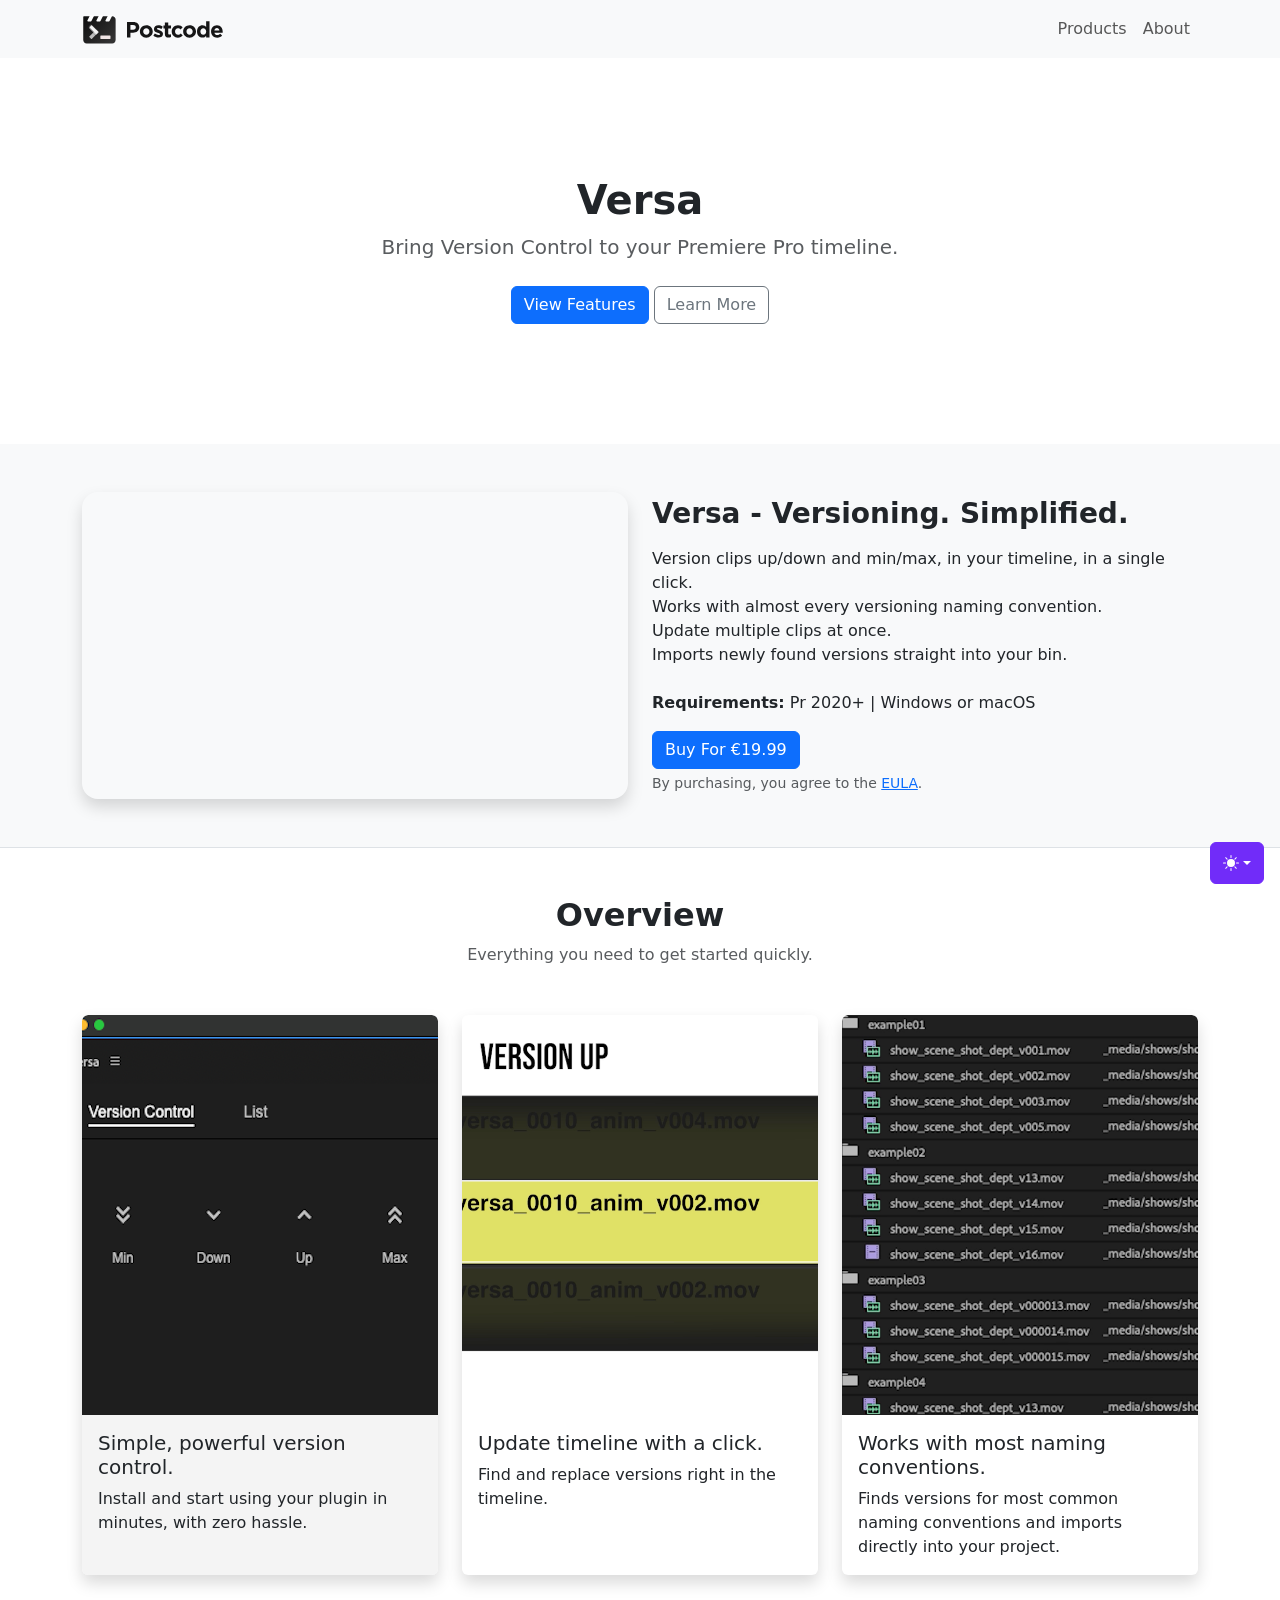
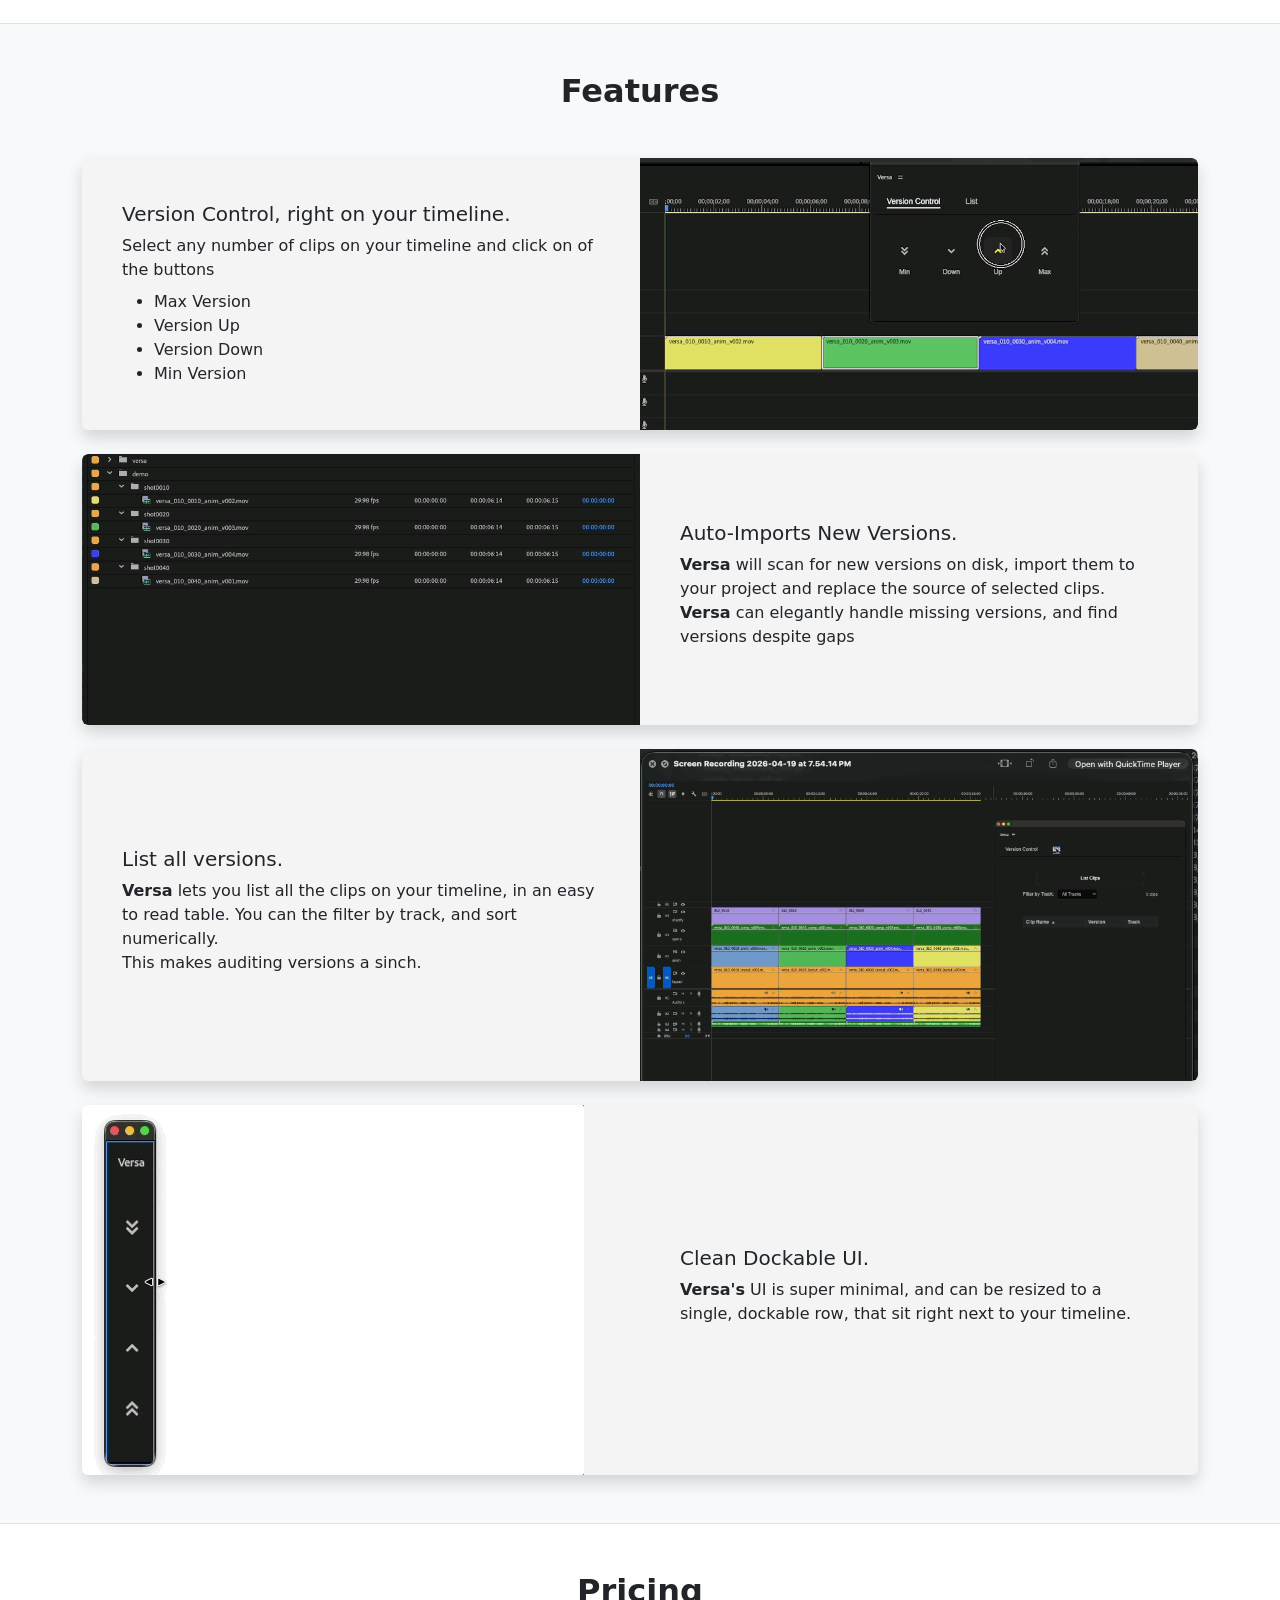
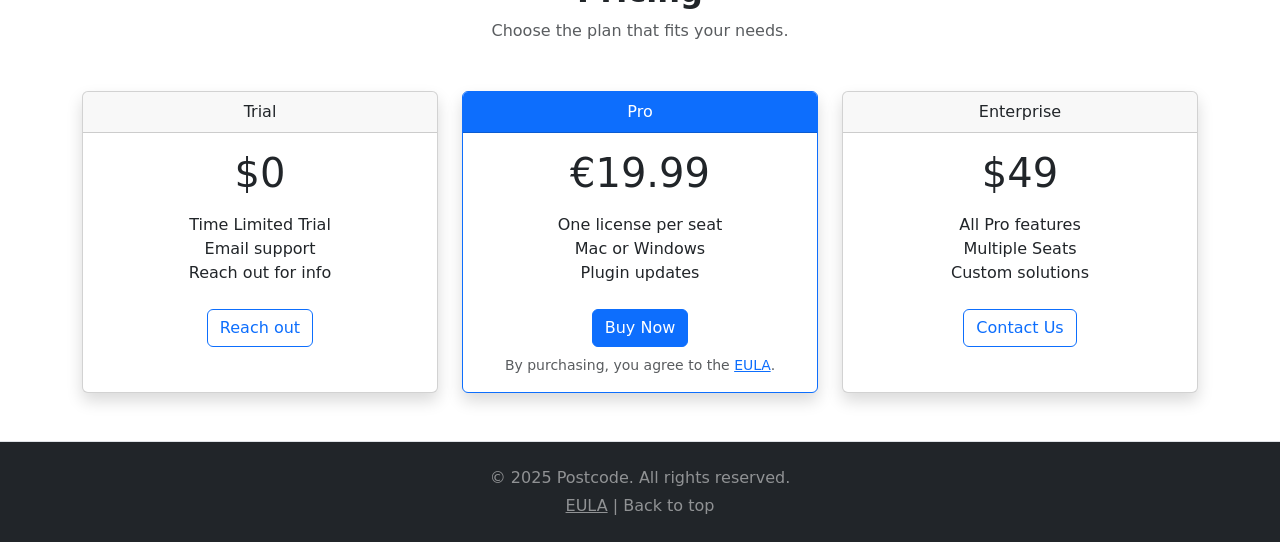
<file: ext_versa.html>
<!doctype html>
<html lang="en">

<head>
  <meta charset="utf-8">
  <meta name="viewport" content="width=device-width, initial-scale=1">
  <title>Postcode</title>
  <link rel="icon" type="image/png" href="assets/favicon/favicon-96x96.png" sizes="96x96" />
  <link rel="icon" type="image/svg+xml" href="assets/favicon/favicon.svg" />
  <link rel="shortcut icon" href="assets/favicon/favicon.ico" />
  <link rel="apple-touch-icon" sizes="180x180" href="assets/favicon/apple-touch-icon.png" />
  <meta name="apple-mobile-web-app-title" content="Postcode" />
  <link rel="manifest" href="assets/favicon/site.webmanifest" />
  <!-- Bootstrap CSS -->
  <link href="css/bootstrap.min.css" rel="stylesheet">
  <link href="css/style.css" rel="stylesheet">

</head>

<body class="row-alt-light">
  <!-- Dark ModeBtn -->
  <svg xmlns="http://www.w3.org/2000/svg" class="d-none">
    <symbol id="check2" viewBox="0 0 16 16">
      <path
        d="M13.854 3.646a.5.5 0 0 1 0 .708l-7 7a.5.5 0 0 1-.708 0l-3.5-3.5a.5.5 0 1 1 .708-.708L6.5 10.293l6.646-6.647a.5.5 0 0 1 .708 0z">
      </path>
    </symbol>
    <symbol id="circle-half" viewBox="0 0 16 16">
      <path d="M8 15A7 7 0 1 0 8 1v14zm0 1A8 8 0 1 1 8 0a8 8 0 0 1 0 16z"></path>
    </symbol>
    <symbol id="moon-stars-fill" viewBox="0 0 16 16">
      <path
        d="M6 .278a.768.768 0 0 1 .08.858 7.208 7.208 0 0 0-.878 3.46c0 4.021 3.278 7.277 7.318 7.277.527 0 1.04-.055 1.533-.16a.787.787 0 0 1 .81.316.733.733 0 0 1-.031.893A8.349 8.349 0 0 1 8.344 16C3.734 16 0 12.286 0 7.71 0 4.266 2.114 1.312 5.124.06A.752.752 0 0 1 6 .278z">
      </path>
      <path
        d="M10.794 3.148a.217.217 0 0 1 .412 0l.387 1.162c.173.518.579.924 1.097 1.097l1.162.387a.217.217 0 0 1 0 .412l-1.162.387a1.734 1.734 0 0 0-1.097 1.097l-.387 1.162a.217.217 0 0 1-.412 0l-.387-1.162A1.734 1.734 0 0 0 9.31 6.593l-1.162-.387a.217.217 0 0 1 0-.412l1.162-.387a1.734 1.734 0 0 0 1.097-1.097l.387-1.162zM13.863.099a.145.145 0 0 1 .274 0l.258.774c.115.346.386.617.732.732l.774.258a.145.145 0 0 1 0 .274l-.774.258a1.156 1.156 0 0 0-.732.732l-.258.774a.145.145 0 0 1-.274 0l-.258-.774a1.156 1.156 0 0 0-.732-.732l-.774-.258a.145.145 0 0 1 0-.274l.774-.258c.346-.115.617-.386.732-.732L13.863.1z">
      </path>
    </symbol>
    <symbol id="sun-fill" viewBox="0 0 16 16">
      <path
        d="M8 12a4 4 0 1 0 0-8 4 4 0 0 0 0 8zM8 0a.5.5 0 0 1 .5.5v2a.5.5 0 0 1-1 0v-2A.5.5 0 0 1 8 0zm0 13a.5.5 0 0 1 .5.5v2a.5.5 0 0 1-1 0v-2A.5.5 0 0 1 8 13zm8-5a.5.5 0 0 1-.5.5h-2a.5.5 0 0 1 0-1h2a.5.5 0 0 1 .5.5zM3 8a.5.5 0 0 1-.5.5h-2a.5.5 0 0 1 0-1h2A.5.5 0 0 1 3 8zm10.657-5.657a.5.5 0 0 1 0 .707l-1.414 1.415a.5.5 0 1 1-.707-.708l1.414-1.414a.5.5 0 0 1 .707 0zm-9.193 9.193a.5.5 0 0 1 0 .707L3.05 13.657a.5.5 0 0 1-.707-.707l1.414-1.414a.5.5 0 0 1 .707 0zm9.193 2.121a.5.5 0 0 1-.707 0l-1.414-1.414a.5.5 0 0 1 .707-.707l1.414 1.414a.5.5 0 0 1 0 .707zM4.464 4.465a.5.5 0 0 1-.707 0L2.343 3.05a.5.5 0 1 1 .707-.707l1.414 1.414a.5.5 0 0 1 0 .708z">
      </path>
    </symbol>
  </svg>
  <div class="dropdown position-fixed bottom-0 end-0 mb-3 me-3 bd-mode-toggle">
    <button class="btn btn-bd-primary py-2 dropdown-toggle d-flex align-items-center" id="bd-theme" type="button"
      aria-expanded="false" data-bs-toggle="dropdown" aria-label="Toggle theme (auto)">
      <svg class="bi my-1 theme-icon-active" aria-hidden="true">
        <use href="#circle-half"></use>
      </svg>
      <span class="visually-hidden" id="bd-theme-text">Toggle theme</span>
    </button>
    <ul class="dropdown-menu dropdown-menu-end shadow" aria-labelledby="bd-theme-text">
      <li>
        <button type="button" class="dropdown-item d-flex align-items-center" data-bs-theme-value="light"
          aria-pressed="false">
          <svg class="bi me-2 opacity-50" aria-hidden="true">
            <use href="#sun-fill"></use>
          </svg>
          Light
          <svg class="bi ms-auto d-none" aria-hidden="true">
            <use href="#check2"></use>
          </svg>
        </button>
      </li>
      <li>
        <button type="button" class="dropdown-item d-flex align-items-center" data-bs-theme-value="dark"
          aria-pressed="false">
          <svg class="bi me-2 opacity-50" aria-hidden="true">
            <use href="#moon-stars-fill"></use>
          </svg>
          Dark
          <svg class="bi ms-auto d-none" aria-hidden="true">
            <use href="#check2"></use>
          </svg>
        </button>
      </li>
      <li>
        <button type="button" class="dropdown-item d-flex align-items-center active" data-bs-theme-value="auto"
          aria-pressed="true">
          <svg class="bi me-2 opacity-50" aria-hidden="true">
            <use href="#circle-half"></use>
          </svg>
          Auto
          <svg class="bi ms-auto d-none" aria-hidden="true">
            <use href="#check2"></use>
          </svg>
        </button>
      </li>
    </ul>
  </div>

  <main>
    <!-- Header Navbar -->
    <nav class="navbar navbar-expand-md row-alt-dark fixed-top">
      <div class="container">
        <a class="navbar-brand me-5 pc-logos" href="index.html">
          <img src="assets/postcode_horiz_v01.svg" alt="Postcode Logo" height="30">
        </a>
        <button class="navbar-toggler" type="button" data-bs-toggle="collapse" data-bs-target="#navbarCollapse"
          aria-controls="navbarCollapse" aria-expanded="false" aria-label="Toggle navigation">
          <span class="navbar-toggler-icon"></span>
        </button>
        <div class="collapse navbar-collapse" id="navbarCollapse">
          <ul class="navbar-nav ms-auto mb-2 mb-md-0">
            <li class="nav-item">
              <a class="nav-link" aria-current="index.html" href="index.html">Products</a>
            </li>
            <li class="nav-item">
              <a class="nav-link fs-6" href="about.html">About</a>
            </li>
          </ul>
        </div>
    </nav>

    <!-- Hero Section -->
    <section class="py-5 text-center container row-alt-light">
      <div class="row py-lg-5">
        <div class="col-lg-8 col-md-10 mx-auto">
          <h1 class="fw-bold">Versa</h1>
          <p class="lead text-muted">
            Bring Version Control to your Premiere Pro timeline.
          </p>
          <p>
            <a href="#features" class="btn btn-primary my-2">View Features</a>
            <a href="#pricing" class="btn btn-outline-secondary my-2">Learn More</a>
          </p>
        </div>
      </div>
    </section>

    <section id="video-feature" class="py-5 row-alt-dark">
      <div class="container">
        <div class="row align-items-center g-4">
          
          <!-- Left: Video -->
          <div class="col-md-6">
            <div class="ratio ratio-16x9 shadow rounded-4 overflow-hidden">
              <iframe 
                src="https://www.youtube.com/embed/VuyOTtR8eMQ" 
                title="Versa: Adobe Premiere Pro Extension"
                allow="accelerometer; autoplay; clipboard-write; encrypted-media; gyroscope; picture-in-picture; web-share"
                allowfullscreen>
              </iframe>
            </div>
          </div>
    
          <!-- Right: Info -->
          <div class="col-md-6">
            <h3 class="fw-bold mb-3">Versa - Versioning. Simplified.</h3>
            <ul class="list-unstyled">
              <li>Version clips up/down and min/max, in your timeline, in a single click.</li>
              <li>Works with almost every versioning naming convention.</li>
              <li>Update multiple clips at once.</li>
              <li>Imports newly found versions straight into your bin.</li>
              <br>
              <li><strong>Requirements:</strong> Pr 2020+ | Windows or macOS</li>
            </ul>
            <div class="mt-3">
              <a href="https://postcode.gumroad.com/l/Versa" class="btn btn-primary">Buy For €19.99</a>
              <p class="text-muted small mt-1 mb-0">By purchasing, you agree to the <a href="eula.html">EULA</a>.</p>
            </div>
          </div>
    
        </div>
      </div>
    </section>
    

    <!-- Overview Section -->
    <section id="overview" class="py-5 row-alt-light border-top">
      <div class="container">
        <div class="text-center mb-5">
          <h2 class="fw-bold">Overview</h2>
          <p class="text-muted">Everything you need to get started quickly.</p>
        </div>
        <div class="row g-4">
          <div class="col-md-4">
            <div class="card h-100 shadow border-0 overflow-hidden">
              <!-- Top screenshot image -->
              <img src="assets/screenshots/versa_scr_main_v001.png" class="card-img-top rounded-top"
                alt="Feature Screenshot" style="width: 100%; height: 400px; object-fit: cover;">

              <div class="card-body lifted">
                <h5 class="card-title">Simple, powerful version control.</h5>
                <p class="card-text">Install and start using your plugin in minutes, with zero hassle.</p>
              </div>
            </div>
          </div>
          <div class="col-md-4">
            <div class="card h-100 shadow border-0 overflow-hidden">
              <!-- Top screenshot image -->
              <img src="assets/screenshots/versa_timeline_main_v001.png" class="card-img-top rounded-top"
                alt="Feature Screenshot" style="width: 100%; height: 400px; object-fit: cover;">

              <div class="card-body">
                <h5 class="card-title">Update timeline with a click.</h5>
                <p class="card-text">Find and replace versions right in the timeline.</p>
              </div>
            </div>
          </div>
          <div class="col-md-4">
            <div class="card h-100 shadow border-0 overflow-hidden">
              <!-- Top screenshot image -->
              <img src="assets/screenshots/versa_bin_main_v001.png" class="card-img-top rounded-top"
                alt="Feature Screenshot" style="width: 100%; height: 400px; object-fit: cover;">

              <div class="card-body">
                <h5 class="card-title">Works with most naming conventions.</h5>
                <p class="card-text">Finds versions for most common naming conventions and imports directly into your project.</p>
              </div>
            </div>
          </div>
        </div>
      </div>
    </section>

    <!-- Features Section -->
    <section id="features" class="py-5 row-alt-dark border-top">
      <div class="container">
        <div class="text-center mb-5">
          <h2 class="fw-bold">Features</h2>
        </div>

        <!-- Row with gutter between cards (rows and columns) -->
        <div class="row g-4">

          <!-- Card 1 -->
          <div class="col-12"> <!-- col-* ensures gutters work -->
            <div class="card shadow lifted border-0 overflow-hidden h-100">
              <div class="row g-0 align-items-center">
                <div class="col-md-6 p-4">
                  <div class="card-body">
                    <h5 class="card-title">Version Control, right on your timeline.</h5>
                    <p class="card-text mb-2">Select any number of clips on your timeline and click on of the buttons</p>
                    <ul class="mb-0">
                      <li>Max Version</li>
                      <li>Version Up</li>
                      <li>Version Down</li>
                      <li>Min Version</li>
                    </ul>
                  </div>
                </div>

                <div class="col-md-6">
                  <img src="assets/screenshots/versa_gif_001_v001.gif" class="img-fluid h-100 rounded-end"
                    alt="Animated GIF showing the Versa plugin version timeline clips" style="object-fit: cover;" />
                </div>
              </div>
            </div>
          </div>

          <!-- Card 2 (alternate layout: image on left on md+, stacks on small) -->
          <div class="col-12">
            <div class="card shadow lifted border-0 overflow-hidden h-100">
              <!-- add flex-md-row-reverse to flip order on md+ -->
              <div class="row g-0 align-items-center flex-md-row-reverse">
                <div class="col-md-6 p-4">
                  <div class="card-body">
                    <h5 class="card-title">Auto-Imports New Versions.</h5>
                    <p class="card-text mb-2"><b>Versa</b> will scan for new versions on disk, import them to your project and replace the source of selected clips. <br>
                    <b>Versa</b> can elegantly handle missing versions, and find versions despite gaps </p>
                  </div>
                </div>

                <div class="col-md-6">
                  <img src="assets/screenshots/versa_gif_002_v001.gif" class="img-fluid h-100 rounded-start"
                    alt="Feature Screenshot" style="object-fit: cover;" />
                </div>
              </div>
            </div>
          </div>

          <!-- Card 3 -->
          <div class="col-12"> <!-- col-* ensures gutters work -->
            <div class="card shadow lifted border-0 overflow-hidden h-100">
              <div class="row g-0 align-items-center">
                <div class="col-md-6 p-4">
                  <div class="card-body">
                    <h5 class="card-title">List all versions.</h5>
                    <p class="card-text mb-2"><b>Versa</b> lets you list all the clips on your timeline, in an easy to read table. You can the filter by track, and sort numerically. <br>
                    This makes auditing versions a sinch.</p>
                  </div>
                </div>

                <div class="col-md-6">
                  <img src="assets/screenshots/versa_gif_004_v001.gif" class="img-fluid h-100 rounded-end"
                    alt="Feature Screenshot" style="object-fit: cover;" />
                </div>
              </div>
            </div>
          </div>

          <!-- Card 4 (alternate layout: image on left on md+, stacks on small) -->
          <div class="col-12">
            <div class="card shadow lifted border-0 overflow-hidden h-100">
              <div class="row g-0 align-items-center flex-md-row-reverse">
                <div class="col-md-6 p-4">
                  <div class="card-body">
                    <h5 class="card-title">Clean Dockable UI.</h5>
                    <p class="card-text mb-2"><b>Versa's</b> UI is super minimal, and can be resized to a single, dockable row, that sit right next to your timeline. <br>
                    </p>
                  </div>
                </div>

                <div class="col-md-6">
                  <img src="assets/screenshots/versa_gif_003_v001.gif" class="img-fluid h-100 rounded-start"
                    alt="Feature Screenshot" style="object-fit: cover;" />
                </div>
              </div>
            </div>
          </div>

        </div> <!-- end row g-4 -->

      </div>
    </section>


    <!-- Pricing Section -->
    <section id="pricing" class="py-5 row-alt-light border-top">
      <div class="container">
        <div class="text-center mb-5">
          <h2 class="fw-bold">Pricing</h2>
          <p class="text-muted">Choose the plan that fits your needs.</p>
        </div>
        <div class="row row-cols-1 row-cols-md-3 g-4">
          <div class="col">
            <div class="card text-center h-100 shadow">
              <div class="card-header">Trial</div>
              <div class="card-body">
                <h1 class="card-title pricing-card-title">$0</h1>
                <ul class="list-unstyled mt-3 mb-4">
                  <li>Time Limited Trial</li>
                  <li>Email support</li>
                  <li>Reach out for info</li>
                </ul>
                <button class="btn btn-outline-primary">Reach out</button>
              </div>
            </div>
          </div>
          <div class="col">
            <div class="card text-center h-100 shadow border-primary">
              <div class="card-header text-bg-primary">Pro</div>
              <div class="card-body">
                <h1 class="card-title pricing-card-title">€19.99</h1>
                <ul class="list-unstyled mt-3 mb-4">
                  <li>One license per seat</li>
                  <li>Mac or Windows</li>
                  <li>Plugin updates</li>
                </ul>
                <a href="https://postcode.gumroad.com/l/Versa" class="btn btn-primary">Buy Now</a>
                <p class="text-muted small mt-2 mb-0">By purchasing, you agree to the <a href="eula.html">EULA</a>.
                </p>
              </div>
            </div>
          </div>
          <div class="col">
            <div class="card text-center h-100 shadow">
              <div class="card-header">Enterprise</div>
              <div class="card-body">
                <h1 class="card-title pricing-card-title">$49</h1>
                <ul class="list-unstyled mt-3 mb-4">
                  <li>All Pro features</li>
                  <li>Multiple Seats</li>
                  <li>Custom solutions</li>
                </ul>
                <button class="btn btn-outline-primary">Contact Us</button>
              </div>
            </div>
          </div>
        </div>
      </div>
    </section>

    <!-- Footer -->
    <footer class="py-4 bg-dark text-white-50 border-top">
      <div class="container text-center">
        <p class="mb-1">&copy; 2025 Postcode. All rights reserved.</p>
        <p class="mb-0"><a href="eula.html" class="text-white-50">EULA</a> | <a href="#"
            class="text-white-50 text-decoration-none">Back to top</a></p>
      </div>
    </footer>
  </main>

  <!-- Bootstrap JS -->
  <script src="js/bootstrap.bundle.min.js"></script>
  <script src="js/color-modes.js"></script>

</body>

</html>
</file>
<file: css/style.css>
html,
body {
    height: 100%;
    padding-top: 40px;
    /* Prevent content from hiding behind fixed navbar */
}

.content {
    flex: 1;
}

footer {
    margin-top: auto;
}

.about-text {
    max-width: 720px;
    margin: 0 auto;
    font-size: 16px;
    line-height: 1.8;
    color: rgba(8, 8, 8, .7);
}

.about-text p {
    margin-bottom: 1.5rem;
}


/* LIGHT / DARK MODE
/* Light Mode */
.row-alt-light {
    background-color: var(--bs-white);
}

.lifted {
    background-color: color-mix(in srgb, var(--bs-white) 95%, var(--bs-dark) 5%);
    /* slightly off-white */
}

.row-alt-dark {
    background-color: var(--bs-light);
}

/* Light mode: normal logos */
.client-logos img {
    filter: grayscale(100%) brightness(0.8);
    opacity: 0.6;
    transition: all 0.3s ease;
}

.client-logos img:hover {
    opacity: 1;
}

/* Dark mode overrides */
[data-bs-theme="dark"] .row-alt-light {
    background-color: var(--bs-black);
}

[data-bs-theme="dark"] .row-alt-dark {
    background-color: var(--bs-dark);
}

[data-bs-theme="dark"] .lifted {
    background-color: color-mix(in srgb, var(--bs-dark) 80%, var(--bs-black) 20%);
}

.text-alt-light {
    color: var(--bs-body-color);
}


/* Dark mode: invert colors of SVGs */
[data-bs-theme="dark"] .pc-logos img {
    filter: invert(1);
}

[data-bs-theme="dark"] .client-logos img {
    filter: invert(0.75) grayscale(100%) brightness(1.2);
    opacity: 0.8;
}

.text-alt-dark {
    color: var(--bs-body-color);
}

.bd-placeholder-img {
    font-size: 1.125rem;
    text-anchor: middle;
    -webkit-user-select: none;
    -moz-user-select: none;
    user-select: none;
}

@media (min-width: 768px) {
    .bd-placeholder-img-lg {
        font-size: 3.5rem;
    }
}

.b-example-divider {
    width: 100%;
    height: 3rem;
    background-color: #0000001a;
    border: solid rgba(0, 0, 0, 0.15);
    border-width: 1px 0;
    box-shadow:
        inset 0 0.5em 1.5em #0000001a,
        inset 0 0.125em 0.5em #00000026;
}

.b-example-vr {
    flex-shrink: 0;
    width: 1.5rem;
    height: 100vh;
}

.bi {
    vertical-align: -0.125em;
    fill: currentColor;
}

.nav-scroller {
    position: relative;
    z-index: 2;
    height: 2.75rem;
    overflow-y: hidden;
}

.nav-scroller .nav {
    display: flex;
    flex-wrap: nowrap;
    padding-bottom: 1rem;
    margin-top: -1px;
    overflow-x: auto;
    text-align: center;
    white-space: nowrap;
    -webkit-overflow-scrolling: touch;
}

.btn-bd-primary {
    --bd-violet-bg: #712cf9;
    --bd-violet-rgb: 112.520718, 44.062154, 249.437846;
    --bs-btn-font-weight: 600;
    --bs-btn-color: var(--bs-white);
    --bs-btn-bg: var(--bd-violet-bg);
    --bs-btn-border-color: var(--bd-violet-bg);
    --bs-btn-hover-color: var(--bs-white);
    --bs-btn-hover-bg: #6528e0;
    --bs-btn-hover-border-color: #6528e0;
    --bs-btn-focus-shadow-rgb: var(--bd-violet-rgb);
    --bs-btn-active-color: var(--bs-btn-hover-color);
    --bs-btn-active-bg: #5a23c8;
    --bs-btn-active-border-color: #5a23c8;
}

.bd-mode-toggle {
    z-index: 1500;
}

.bd-mode-toggle .bi {
    width: 1em;
    height: 1em;
}

.bd-mode-toggle .dropdown-menu .active .bi {
    display: block !important;
}
</file>
